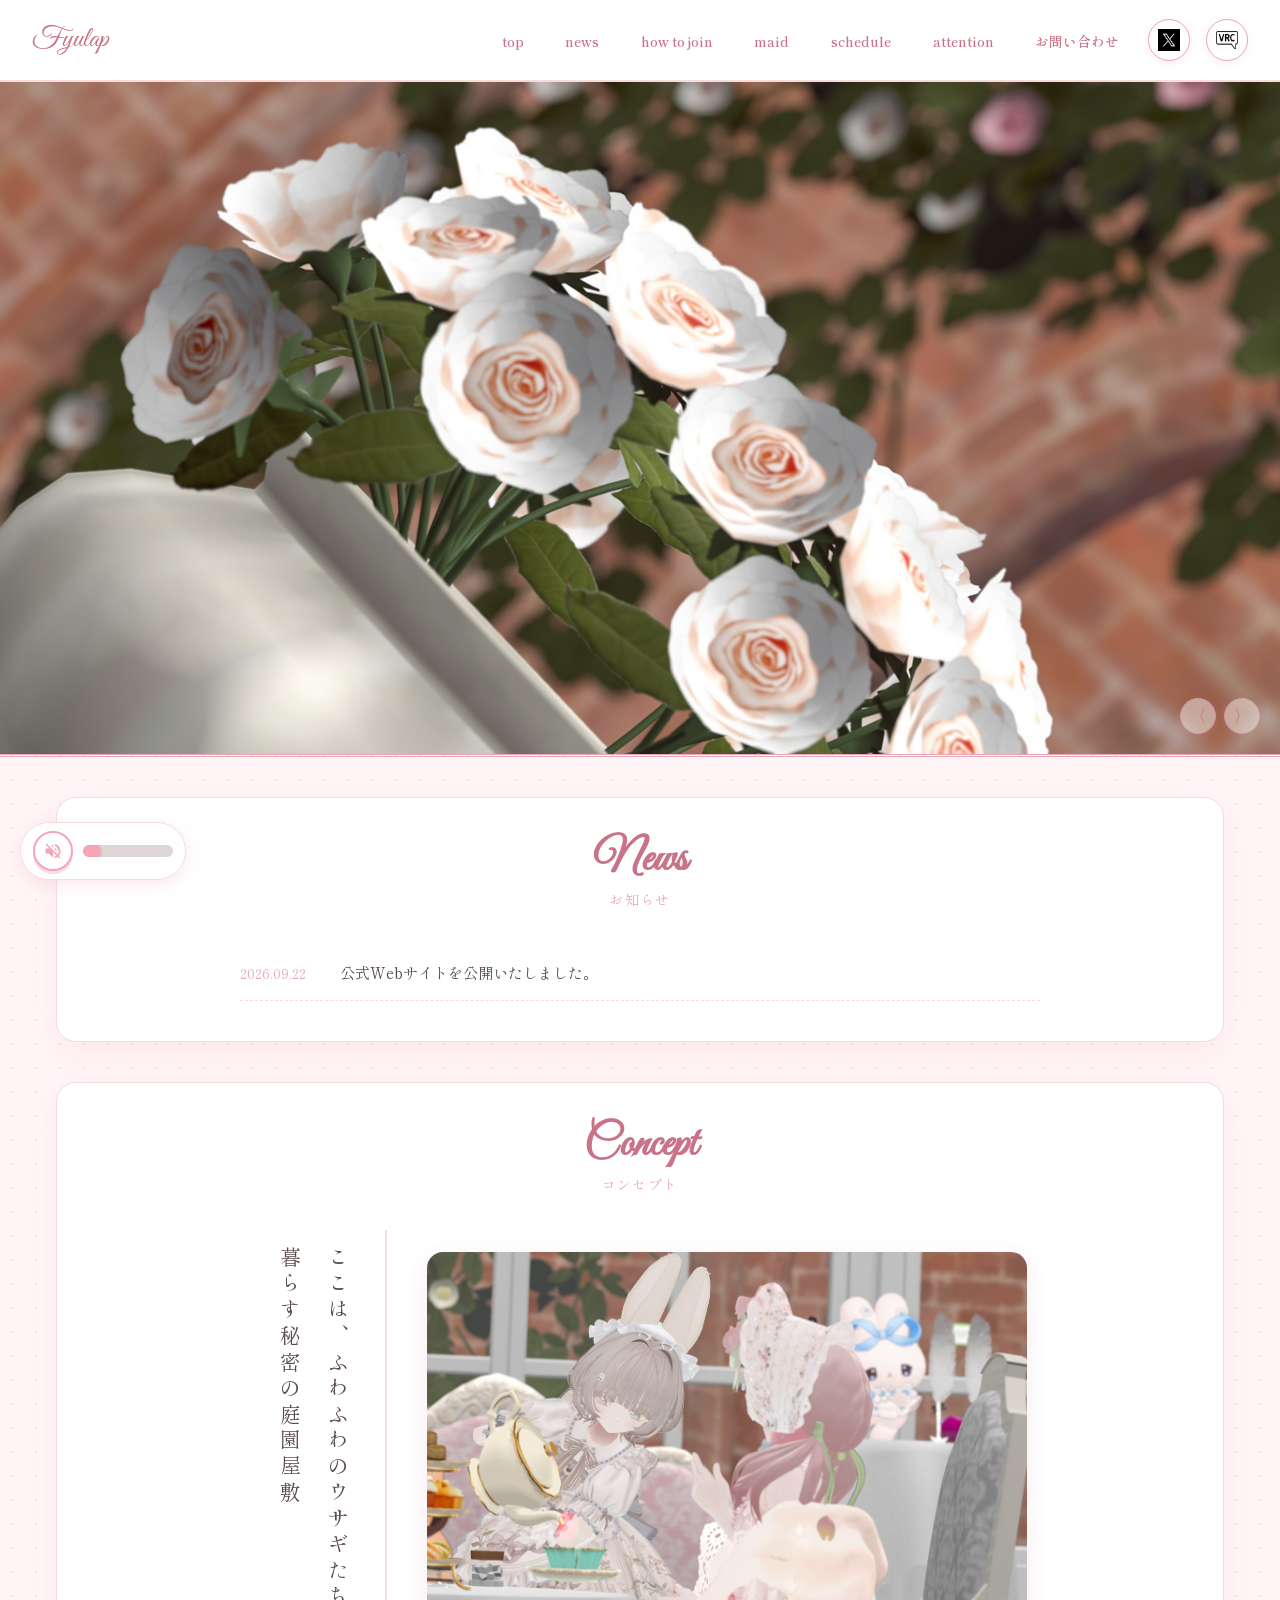
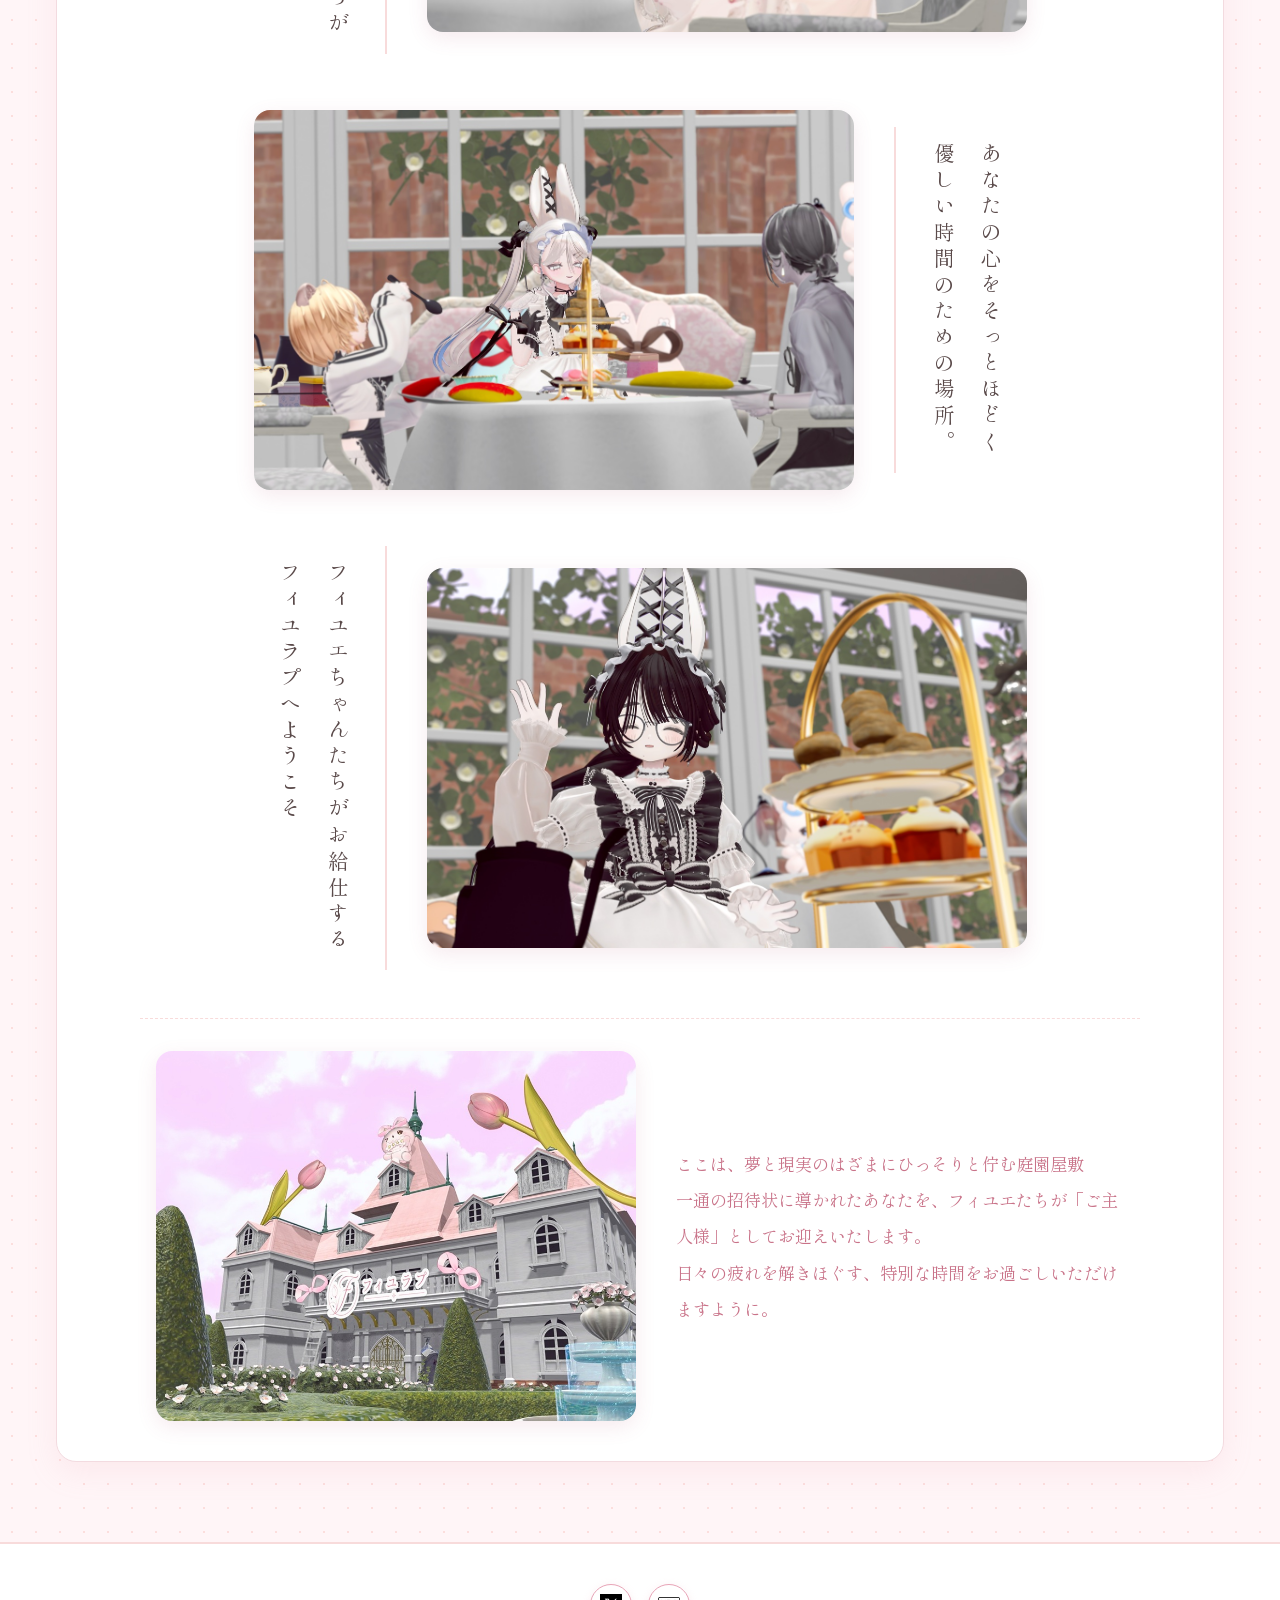
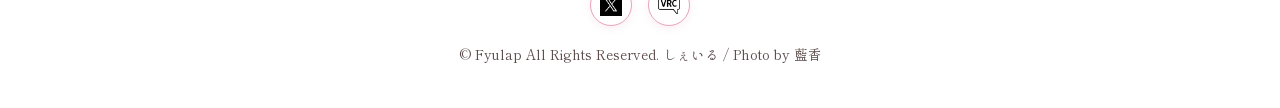
<file: index.html>
<!DOCTYPE html>
<html lang="ja">
<head>
    <meta charset="UTF-8">
    <meta name="viewport" content="width=device-width, initial-scale=1.0">
    <title>「フィユラプ - Fyulap -」</title>
    <link rel="icon" href="images/icon.png" type="image/png">
    
    <link rel="preconnect" href="https://fonts.googleapis.com">
    <link rel="preconnect" href="https://fonts.gstatic.com" crossorigin>
    <link href="https://fonts.googleapis.com/css2?family=Great+Vibes&family=Shippori+Mincho:wght@400;500;600;700&display=swap" rel="stylesheet">
    
    <link rel="stylesheet" href="style.css">
    
    <style>
        html {
            scroll-behavior: smooth;
        }
    </style>
</head>
<body>

    <header>
        <div class="header-left">
            <span class="site-title-text">Fyulap</span>
        </div>

        <button class="menu-toggle" id="menu-toggle" aria-label="メニューを開く">
            <span></span>
            <span></span>
            <span></span>
        </button>

        <nav class="header-toolbar" id="header-toolbar">
            <ul>
                <li><a href="index.html">top</a></li>
                <li><a href="index.html#news">news</a></li>
                <li><a href="howtojoin.html">how to join</a></li>
                <li><a href="maid.html">maid</a></li>
                <li><a href="schedule.html">schedule</a></li>
                <li><a href="attention.html">attention</a></li>
                <li><a href="contact.html">お問い合わせ</a></li>
                <li><a href="https://x.com/fyulap" target="_blank" rel="noopener noreferrer" class="sns-btn-circle" title="official X"><img src="images/x.png" alt="X" class="sns-icon-img"></a></li>
                <li><a href="https://vrchat.com/home/group/grp_969b10f2-5420-49b3-8d13-1778eb145fb4" target="_blank" rel="noopener noreferrer" class="sns-btn-circle" title="VRC Group"><img src="images/vrc.png" alt="VRC" class="sns-icon-img"></a></li>
            </ul>
        </nav>
    </header>

    <audio id="bgm-audio" loop preload="metadata">
        <source src="audio/0102.mp3" type="audio/mpeg">
    </audio>

    <div class="bgm-fixed-widget">
        <button id="mute-btn" class="mute-btn" title="ミュート切替" aria-label="ミュート切替">
            <svg id="icon-volume" viewBox="0 0 24 24">
                <path d="M3 9v6h4l5 5V4L7 9H3zm13.5 3c0-1.77-1.02-3.29-2.5-4.03v8.05c1.48-.73 2.5-2.25 2.5-4.02zM14 3.23v2.06c2.89.86 5 3.54 5 6.71s-2.11 5.85-5 6.71v2.06c4.01-.91 7-4.49 7-8.77s-2.99-7.86-7-8.77z"/>
            </svg>
            <svg id="icon-mute" viewBox="0 0 24 24" style="display: none;">
                <path d="M16.5 12c0-1.77-1.02-3.29-2.5-4.03v2.21l2.45 2.45c.03-.2.05-.41.05-.63zm2.5 0c0 .94-.2 1.82-.54 2.64l1.51 1.51C20.63 14.91 21 13.5 21 12c0-4.28-2.99-7.86-7-8.77v2.06c2.89.86 5 3.54 5 6.71s-2.11 5.85-5 6.71v2.06c4.01-.91 7-4.49 7-8.77s-2.99-7.86-7-8.77zM4.27 3L3 4.27 7.73 9H3v6h4l5 5v-6.73l4.25 4.25c-.67.52-1.42.93-2.25 1.18v2.06c1.38-.31 2.63-.95 3.69-1.81L19.73 21 21 19.73l-9-9L4.27 3zM12 4L9.91 6.09 12 8.18V4z"/>
            </svg>
        </button>
        <div class="slider-container">
            <div id="slider-progress" class="slider-progress"></div>
            <input type="range" id="volume-slider" class="volume-slider" min="0" max="1" step="0.01" value="0.5" aria-label="音量調整">
        </div>
    </div>

    <div class="hero-slider" id="heroSlider">
        <div class="slides" id="heroSlides">
            <div class="slide slide-1"></div>
            <div class="slide slide-2"></div>
            <div class="slide slide-3"></div>
            <div class="slide slide-4"></div>
            <div class="slide slide-5"></div>
        </div>
        <div class="hero-arrows">
            <button class="hero-arrow-btn" id="heroPrevBtn" aria-label="前の画像へ">〈</button>
            <button class="hero-arrow-btn" id="heroNextBtn" aria-label="次の画像へ">〉</button>
        </div>
    </div>

    <div class="container">

        <section id="news">
            <div class="section-title">
                <h2>News</h2>
                <span>お知らせ</span>
            </div>
            <ul class="news-list" id="news-list">
                <li class="news-item">
                    <span class="news-date">2026.09.22</span>
                    <span class="news-text">公式Webサイトを公開いたしました。</span>
                </li>
            </ul>
        </section>

        <section id="concept">
            <div class="section-title">
                <h2>Concept</h2>
                <span>コンセプト</span>
            </div>
            <div class="concept-container">
                <div class="concept-block">
                    <div class="concept-vertical-text">
                        <p>ここは、ふわふわのウサギたちが</p>
                        <p>暮らす秘密の庭園屋敷</p>
                    </div>
                    <div class="concept-image-box">
                        <img src="images/Concept Image 01.png" alt="Concept Image 01">
                    </div>
                </div>

                <div class="concept-block">
                    <div class="concept-vertical-text">
                        <p>あなたの心をそっとほどく</p>
                        <p>優しい時間のための場所。</p>
                    </div>
                    <div class="concept-image-box">
                        <img src="images/Concept Image 02.png" alt="Concept Image 02">
                    </div>
                </div>

                <div class="concept-block">
                    <div class="concept-vertical-text">
                        <p>フィユエちゃんたちがお給仕する</p>
                        <p>フィユラプへようこそ</p>
                    </div>
                    <div class="concept-image-box">
                        <img src="images/Concept Image 03.png" alt="Concept Image 03">
                    </div>
                </div>
            </div>

            <div class="concept-footer-wrapper">
                <div class="concept-footer-image">
                    <img src="images/Concept Image 04.png" alt="Concept Footer Image">
                </div>
                <div class="concept-footer-text">
                    <p>ここは、夢と現実のはざまにひっそりと佇む庭園屋敷</p>
                    <p>一通の招待状に導かれたあなたを、フィユエたちが「ご主人様」としてお迎えいたします。</p>
                    <p>日々の疲れを解きほぐす、特別な時間をお過ごしいただけますように。</p>
                </div>
            </div>
        </section>

    </div>

    <footer>
        <div class="footer-sns-links">
            <a href="https://x.com/fyulap" target="_blank" rel="noopener noreferrer" class="sns-btn-circle" title="official X"><img src="images/x.png" alt="X" class="sns-icon-img"></a>
            <a href="https://vrchat.com/home/group/grp_969b10f2-5420-49b3-8d13-1778eb145fb4" target="_blank" rel="noopener noreferrer" class="sns-btn-circle" title="VRC Group"><img src="images/vrc.png" alt="VRC" class="sns-icon-img"></a>
        </div>
        <p>© Fyulap All Rights Reserved. しぇいる / Photo by 藍香</p>
    </footer>

    <script>
        document.addEventListener('DOMContentLoaded', () => {
            document.body.classList.add('fade-in');

            const links = document.querySelectorAll('a');
            links.forEach(link => {
                link.addEventListener('click', (e) => {
                    const href = link.getAttribute('href');
                    const isAnchor = href && (href.startsWith('#') || href.includes('index.html#'));
                    
                    if (href && !isAnchor && !href.startsWith('http') && href !== '' && href !== '#') {
                        e.preventDefault();
                        document.body.classList.remove('fade-in');
                        document.body.classList.add('fade-out');
                        setTimeout(() => {
                            window.location.href = href;
                        }, 400);
                    }
                });
            });

            const menuToggle = document.getElementById('menu-toggle');
            const headerToolbar = document.getElementById('header-toolbar');

            menuToggle.addEventListener('click', () => {
                headerToolbar.classList.toggle('is-open');
            });

            const bgmScript = document.createElement('script');
            bgmScript.src = 'bgm.js';
            document.body.appendChild(bgmScript);

            const heroSlider = document.getElementById('heroSlider');
            const heroSlides = document.getElementById('heroSlides');
            const slideItems = heroSlides.querySelectorAll('.slide');
            const heroPrevBtn = document.getElementById('heroPrevBtn');
            const heroNextBtn = document.getElementById('heroNextBtn');

            let currentIndex = 0;
            const totalSlides = slideItems.length;
            const slideIntervalTime = 4000;
            let slideTimer;
            let touchStartX = 0;
            let touchEndX = 0;

            function updateSlide() {
                heroSlides.style.transform = `translateX(-${currentIndex * 100}%)`;
            }

            function nextSlide() {
                currentIndex = (currentIndex + 1) % totalSlides;
                updateSlide();
            }

            function prevSlide() {
                currentIndex = (currentIndex - 1 + totalSlides) % totalSlides;
                updateSlide();
            }

            function startSlideTimer() {
                clearInterval(slideTimer);
                slideTimer = setInterval(nextSlide, slideIntervalTime);
            }

            function resetSlideTimer() {
                clearInterval(slideTimer);
                startSlideTimer();
            }

            heroNextBtn.addEventListener('click', (e) => {
                e.stopPropagation();
                nextSlide();
                resetSlideTimer();
            });

            heroPrevBtn.addEventListener('click', (e) => {
                e.stopPropagation();
                prevSlide();
                resetSlideTimer();
            });

            heroSlider.addEventListener('mouseenter', () => clearInterval(slideTimer));
            heroSlider.addEventListener('mouseleave', () => startSlideTimer());

            heroSlider.addEventListener('touchstart', (e) => {
                touchStartX = e.changedTouches[0].screenX;
                clearInterval(slideTimer);
            }, { passive: true });

            heroSlider.addEventListener('touchend', (e) => {
                touchEndX = e.changedTouches[0].screenX;
                const swipeThreshold = 50;
                if (touchStartX - touchEndX > swipeThreshold) nextSlide();
                else if (touchEndX - touchStartX > swipeThreshold) prevSlide();
                startSlideTimer();
            }, { passive: true });

            startSlideTimer();

            const conceptTargets = document.querySelectorAll('.concept-block, .concept-footer-wrapper');
            const conceptObserver = new IntersectionObserver((entries, observer) => {
                entries.forEach(entry => {
                    if (entry.isIntersecting) {
                        entry.target.classList.add('is-visible');
                        observer.unobserve(entry.target);
                    }
                });
            }, { threshold: 0.2 });

            conceptTargets.forEach(el => conceptObserver.observe(el));
        });
    </script>
</body>
</html>
</file>
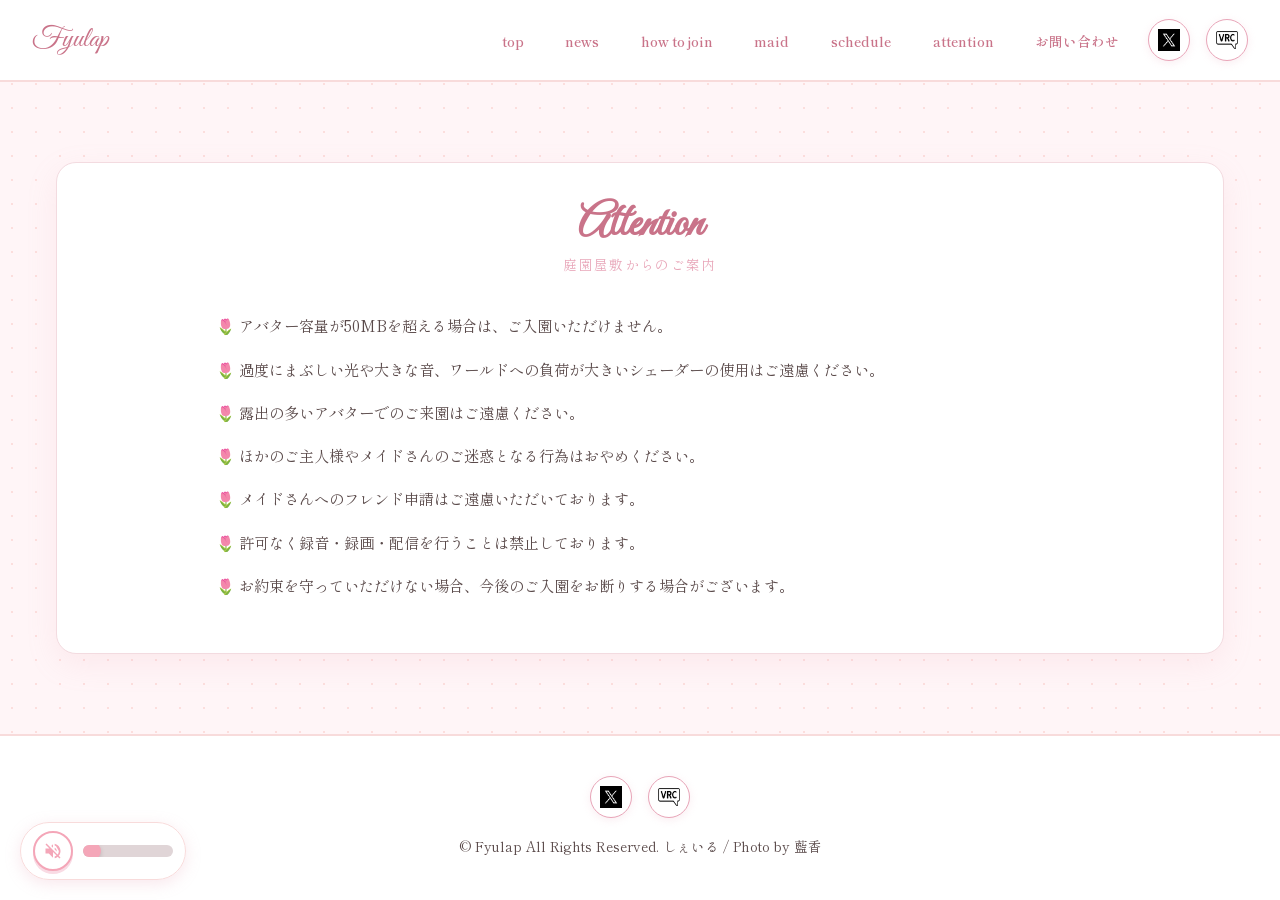
<file: attention.html>
<!DOCTYPE html>
<html lang="ja">
<head>
    <meta charset="UTF-8">
    <meta name="viewport" content="width=device-width, initial-scale=1.0">
    <title>「フィユラプ - Fyulap -」 Attention</title>
    <link rel="icon" href="images/icon.png" type="image/png">
    
    <link rel="preconnect" href="https://fonts.googleapis.com">
    <link rel="preconnect" href="https://fonts.gstatic.com" crossorigin>
    <link href="https://fonts.googleapis.com/css2?family=Great+Vibes&family=Shippori+Mincho:wght@400;500;600;700&display=swap" rel="stylesheet">
    
    <link rel="stylesheet" href="style.css">
    
    <style>
        html {
            scroll-behavior: smooth;
        }

        section#attention {
            max-width: 1200px;
            margin: 2.5rem auto;
            background: var(--white-soft, #ffffff);
            border-radius: 20px;
            padding: 2.5rem 1.5rem;
            box-shadow: 0 10px 30px rgba(232, 165, 184, 0.15);
            border: 1.5px solid #f3dbe0;
            position: relative;
        }

        .notice-list {
            list-style-type: '🌷 ';
            padding-left: 1.5rem;
            font-size: 0.95rem;
            line-height: 2;
            max-width: 850px;
            margin: 0 auto;
            color: var(--text-dark, #5a4a4a);
        }

        .notice-list li {
            margin-bottom: 0.8rem;
        }
    </style>
</head>
<body>

    <header>
        <div class="header-left">
            <span class="site-title-text">Fyulap</span>
        </div>

        <button class="menu-toggle" id="menu-toggle" aria-label="メニューを開く">
            <span></span>
            <span></span>
            <span></span>
        </button>

        <nav class="header-toolbar" id="header-toolbar">
            <ul>
                <li><a href="index.html">top</a></li>
                <li><a href="index.html#news">news</a></li>
                <li><a href="howtojoin.html">how to join</a></li>
                <li><a href="maid.html">maid</a></li>
                <li><a href="schedule.html">schedule</a></li>
                <li><a href="attention.html">attention</a></li>
                <li><a href="contact.html">お問い合わせ</a></li>
                <li><a href="https://x.com/fyulap" target="_blank" rel="noopener noreferrer" class="sns-btn-circle" title="official X"><img src="images/x.png" alt="X" class="sns-icon-img"></a></li>
                <li><a href="https://vrchat.com/home/group/grp_969b10f2-5420-49b3-8d13-1778eb145fb4" target="_blank" rel="noopener noreferrer" class="sns-btn-circle" title="VRC Group"><img src="images/vrc.png" alt="VRC" class="sns-icon-img"></a></li>
            </ul>
        </nav>
    </header>

    <audio id="bgm-audio" loop preload="metadata">
        <source src="audio/0102.mp3" type="audio/mpeg">
    </audio>

    <div class="bgm-fixed-widget">
        <button id="mute-btn" class="mute-btn" title="ミュート切替" aria-label="ミュート切替">
            <svg id="icon-volume" viewBox="0 0 24 24">
                <path d="M3 9v6h4l5 5V4L7 9H3zm13.5 3c0-1.77-1.02-3.29-2.5-4.03v8.05c1.48-.73 2.5-2.25 2.5-4.02zM14 3.23v2.06c2.89.86 5 3.54 5 6.71s-2.11 5.85-5 6.71v2.06c4.01-.91 7-4.49 7-8.77s-2.99-7.86-7-8.77z"/>
            </svg>
            <svg id="icon-mute" viewBox="0 0 24 24" style="display: none;">
                <path d="M16.5 12c0-1.77-1.02-3.29-2.5-4.03v2.21l2.45 2.45c.03-.2.05-.41.05-.63zm2.5 0c0 .94-.2 1.82-.54 2.64l1.51 1.51C20.63 14.91 21 13.5 21 12c0-4.28-2.99-7.86-7-8.77v2.06c2.89.86 5 3.54 5 6.71s-2.11 5.85-5 6.71v2.06c4.01-.91 7-4.49 7-8.77s-2.99-7.86-7-8.77zM4.27 3L3 4.27 7.73 9H3v6h4l5 5v-6.73l4.25 4.25c-.67.52-1.42.93-2.25 1.18v2.06c1.38-.31 2.63-.95 3.69-1.81L19.73 21 21 19.73l-9-9L4.27 3zM12 4L9.91 6.09 12 8.18V4z"/>
            </svg>
        </button>
        <div class="slider-container">
            <div id="slider-progress" class="slider-progress"></div>
            <input type="range" id="volume-slider" class="volume-slider" min="0" max="1" step="0.01" value="0.5" aria-label="音量調整">
        </div>
    </div>

    <div class="container">
        <section id="attention">
            <div class="section-title">
                <h2>Attention</h2>
                <span>庭園屋敷からのご案内</span>
            </div>
            <ul class="notice-list">
                <li>アバター容量が50MBを超える場合は、ご入園いただけません。</li>
                <li>過度にまぶしい光や大きな音、ワールドへの負荷が大きいシェーダーの使用はご遠慮ください。</li>
                <li>露出の多いアバターでのご来園はご遠慮ください。</li>
                <li>ほかのご主人様やメイドさんのご迷惑となる行為はおやめください。</li>
                <li>メイドさんへのフレンド申請はご遠慮いただいております。</li>
                <li>許可なく録音・録画・配信を行うことは禁止しております。</li>
                <li>お約束を守っていただけない場合、今後のご入園をお断りする場合がございます。</li>
            </ul>
        </section>
    </div>

    <footer>
        <div class="footer-sns-links">
            <a href="https://x.com/fyulap" target="_blank" rel="noopener noreferrer" class="sns-btn-circle" title="official X"><img src="images/x.png" alt="X" class="sns-icon-img"></a>
            <a href="https://vrchat.com/home/group/grp_969b10f2-5420-49b3-8d13-1778eb145fb4" target="_blank" rel="noopener noreferrer" class="sns-btn-circle" title="VRC Group"><img src="images/vrc.png" alt="VRC" class="sns-icon-img"></a>
        </div>
        <p>© Fyulap All Rights Reserved. しぇいる / Photo by 藍香</p>
    </footer>

    <script>
        document.addEventListener('DOMContentLoaded', () => {
            document.body.classList.add('fade-in');

            const links = document.querySelectorAll('a');
            links.forEach(link => {
                link.addEventListener('click', (e) => {
                    const href = link.getAttribute('href');
                    const isAnchor = href && (href.startsWith('#') || href.includes('index.html#'));
                    
                    if (href && !isAnchor && !href.startsWith('http') && href !== '' && href !== '#') {
                        e.preventDefault();
                        document.body.classList.remove('fade-in');
                        document.body.classList.add('fade-out');
                        setTimeout(() => {
                            window.location.href = href;
                        }, 400);
                    }
                });
            });

            const menuToggle = document.getElementById('menu-toggle');
            const headerToolbar = document.getElementById('header-toolbar');

            menuToggle.addEventListener('click', () => {
                headerToolbar.classList.toggle('is-open');
            });

            const bgmScript = document.createElement('script');
            bgmScript.src = 'bgm.js';
            document.body.appendChild(bgmScript);
        });
    </script>
</body>
</html>
</file>
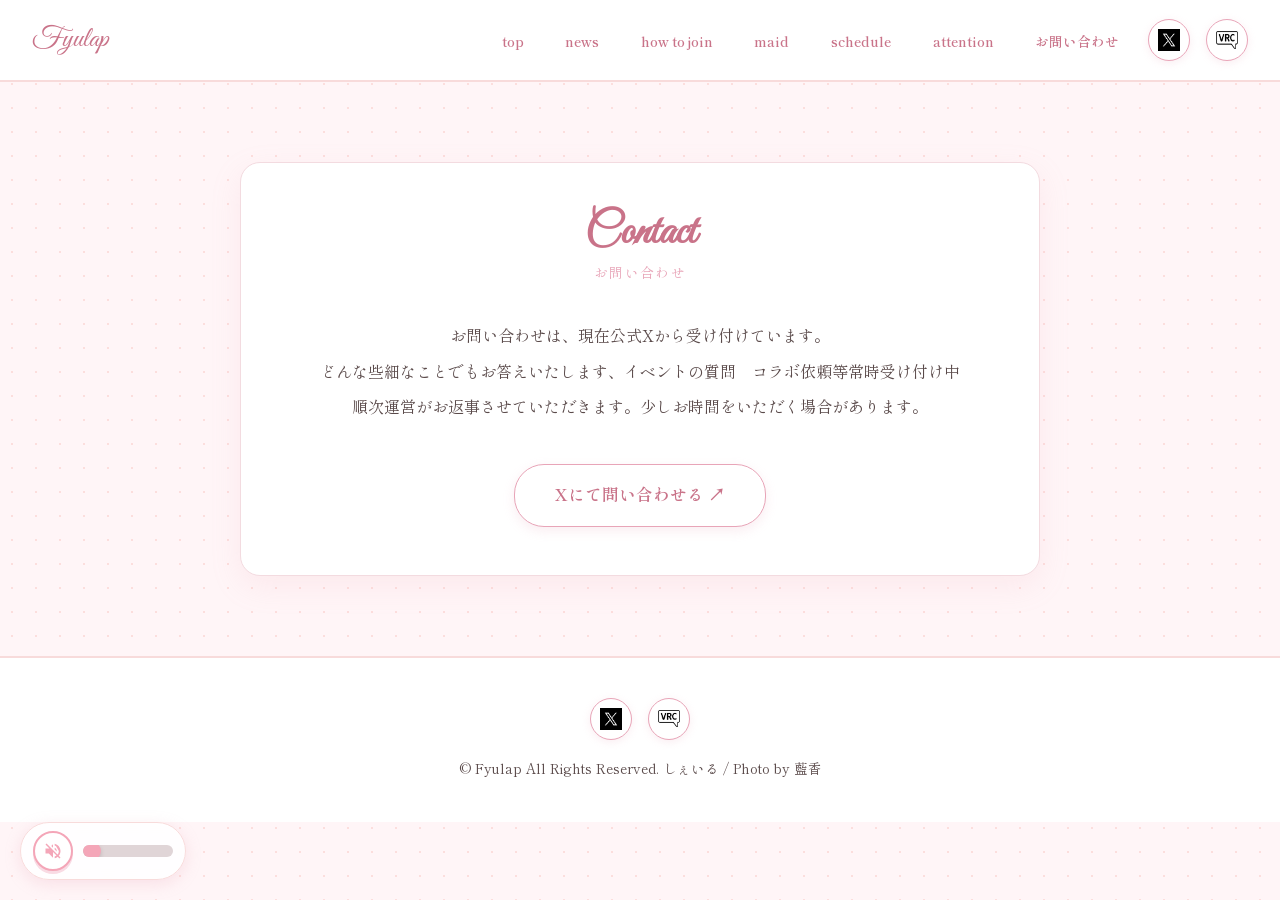
<file: contact.html>
<!DOCTYPE html>
<html lang="ja">
<head>
    <meta charset="UTF-8">
    <meta name="viewport" content="width=device-width, initial-scale=1.0">
    <title>「フィユラプ - Fyulap -」 Contact</title>
    <link rel="icon" href="images/icon.png" type="image/png">
    
    <link rel="preconnect" href="https://fonts.googleapis.com">
    <link rel="preconnect" href="https://fonts.gstatic.com" crossorigin>
    <link href="https://fonts.googleapis.com/css2?family=Great+Vibes&family=Shippori+Mincho:wght@400;500;600;700&display=swap" rel="stylesheet">
    
    <link rel="stylesheet" href="style.css">
    
    <style>
        html {
            scroll-behavior: smooth;
        }

        section#contact {
            max-width: 800px;
            margin: 2.5rem auto;
            background: var(--white-soft, #ffffff);
            border-radius: 20px;
            padding: 3rem 2rem;
            box-shadow: 0 10px 30px rgba(232, 165, 184, 0.15);
            border: 1.5px solid #f3dbe0;
            position: relative;
            text-align: center;
        }

        .contact-text {
            font-size: 1rem;
            line-height: 2.2;
            color: var(--text-dark, #5a4a4a);
            margin-bottom: 2.5rem;
        }

        .contact-btn-wrapper {
            margin-top: 1.5rem;
        }

        .x-contact-btn {
            display: inline-flex;
            align-items: center;
            justify-content: center;
            gap: 0.6rem;
            background-color: #ffffff;
            color: var(--deep-pink, #c97389);
            border: 1.5px solid var(--accent-pink, #e8a5b8);
            padding: 0.9rem 2.5rem;
            border-radius: 30px;
            font-size: 1.05rem;
            font-weight: 600;
            text-decoration: none;
            transition: all 0.3s ease;
            box-shadow: 0 4px 12px rgba(232, 165, 184, 0.2);
        }

        .x-contact-btn:hover {
            background-color: var(--deep-pink, #c97389);
            color: #ffffff;
            border-color: var(--deep-pink, #c97389);
            transform: translateY(-2px);
        }

        @media (max-width: 600px) {
            section#contact {
                padding: 2rem 1.2rem;
            }
            .contact-text {
                font-size: 0.95rem;
            }
        }
    </style>
</head>
<body>

    <header>
        <div class="header-left">
            <span class="site-title-text">Fyulap</span>
        </div>

        <button class="menu-toggle" id="menu-toggle" aria-label="メニューを開く">
            <span></span>
            <span></span>
            <span></span>
        </button>

        <nav class="header-toolbar" id="header-toolbar">
            <ul>
                <li><a href="index.html">top</a></li>
                <li><a href="index.html#news">news</a></li>
                <li><a href="howtojoin.html">how to join</a></li>
                <li><a href="maid.html">maid</a></li>
                <li><a href="schedule.html">schedule</a></li>
                <li><a href="attention.html">attention</a></li>
                <li><a href="contact.html">お問い合わせ</a></li>
                <li><a href="https://x.com/fyulap" target="_blank" rel="noopener noreferrer" class="sns-btn-circle" title="official X"><img src="images/x.png" alt="X" class="sns-icon-img"></a></li>
                <li><a href="https://vrchat.com/home/group/grp_969b10f2-5420-49b3-8d13-1778eb145fb4" target="_blank" rel="noopener noreferrer" class="sns-btn-circle" title="VRC Group"><img src="images/vrc.png" alt="VRC" class="sns-icon-img"></a></li>
            </ul>
        </nav>
    </header>

    <audio id="bgm-audio" loop preload="metadata">
        <source src="audio/0102.mp3" type="audio/mpeg">
    </audio>

    <div class="bgm-fixed-widget">
        <button id="mute-btn" class="mute-btn" title="ミュート切替" aria-label="ミュート切替">
            <svg id="icon-volume" viewBox="0 0 24 24">
                <path d="M3 9v6h4l5 5V4L7 9H3zm13.5 3c0-1.77-1.02-3.29-2.5-4.03v8.05c1.48-.73 2.5-2.25 2.5-4.02zM14 3.23v2.06c2.89.86 5 3.54 5 6.71s-2.11 5.85-5 6.71v2.06c4.01-.91 7-4.49 7-8.77s-2.99-7.86-7-8.77z"/>
            </svg>
            <svg id="icon-mute" viewBox="0 0 24 24" style="display: none;">
                <path d="M16.5 12c0-1.77-1.02-3.29-2.5-4.03v2.21l2.45 2.45c.03-.2.05-.41.05-.63zm2.5 0c0 .94-.2 1.82-.54 2.64l1.51 1.51C20.63 14.91 21 13.5 21 12c0-4.28-2.99-7.86-7-8.77v2.06c2.89.86 5 3.54 5 6.71s-2.11 5.85-5 6.71v2.06c4.01-.91 7-4.49 7-8.77s-2.99-7.86-7-8.77zM4.27 3L3 4.27 7.73 9H3v6h4l5 5v-6.73l4.25 4.25c-.67.52-1.42.93-2.25 1.18v2.06c1.38-.31 2.63-.95 3.69-1.81L19.73 21 21 19.73l-9-9L4.27 3zM12 4L9.91 6.09 12 8.18V4z"/>
            </svg>
        </button>
        <div class="slider-container">
            <div id="slider-progress" class="slider-progress"></div>
            <input type="range" id="volume-slider" class="volume-slider" min="0" max="1" step="0.01" value="0.5" aria-label="音量調整">
        </div>
    </div>

    <div class="container">
        <section id="contact">
            <div class="section-title">
                <h2>Contact</h2>
                <span>お問い合わせ</span>
            </div>
            
            <p class="contact-text">
                お問い合わせは、現在公式Xから受け付けています。<br>
                どんな些細なことでもお答えいたします、イベントの質問　コラボ依頼等常時受け付け中<br>
                 順次運営がお返事させていただきます。少しお時間をいただく場合があります。
            </p>

            <div class="contact-btn-wrapper">
                <a href="https://x.com/fyulap" target="_blank" rel="noopener noreferrer" class="x-contact-btn">
                    Xにて問い合わせる ↗
                </a>
            </div>
        </section>
    </div>

    <footer>
        <div class="footer-sns-links">
            <a href="https://x.com/fyulap" target="_blank" rel="noopener noreferrer" class="sns-btn-circle" title="official X"><img src="images/x.png" alt="X" class="sns-icon-img"></a>
            <a href="https://vrchat.com/home/group/grp_969b10f2-5420-49b3-8d13-1778eb145fb4" target="_blank" rel="noopener noreferrer" class="sns-btn-circle" title="VRC Group"><img src="images/vrc.png" alt="VRC" class="sns-icon-img"></a>
        </div>
        <p>© Fyulap All Rights Reserved. しぇいる / Photo by 藍香</p>
    </footer>

    <script>
        document.addEventListener('DOMContentLoaded', () => {
            document.body.classList.add('fade-in');

            const links = document.querySelectorAll('a');
            links.forEach(link => {
                link.addEventListener('click', (e) => {
                    const href = link.getAttribute('href');
                    const isAnchor = href && (href.startsWith('#') || href.includes('index.html#'));
                    
                    if (href && !isAnchor && !href.startsWith('http') && href !== '' && href !== '#') {
                        e.preventDefault();
                        document.body.classList.remove('fade-in');
                        document.body.classList.add('fade-out');
                        setTimeout(() => {
                            window.location.href = href;
                        }, 400);
                    }
                });
            });

            const menuToggle = document.getElementById('menu-toggle');
            const headerToolbar = document.getElementById('header-toolbar');

            menuToggle.addEventListener('click', () => {
                headerToolbar.classList.toggle('is-open');
            });

            const bgmScript = document.createElement('script');
            bgmScript.src = 'bgm.js';
            document.body.appendChild(bgmScript);
        });
    </script>
</body>
</html>
</file>
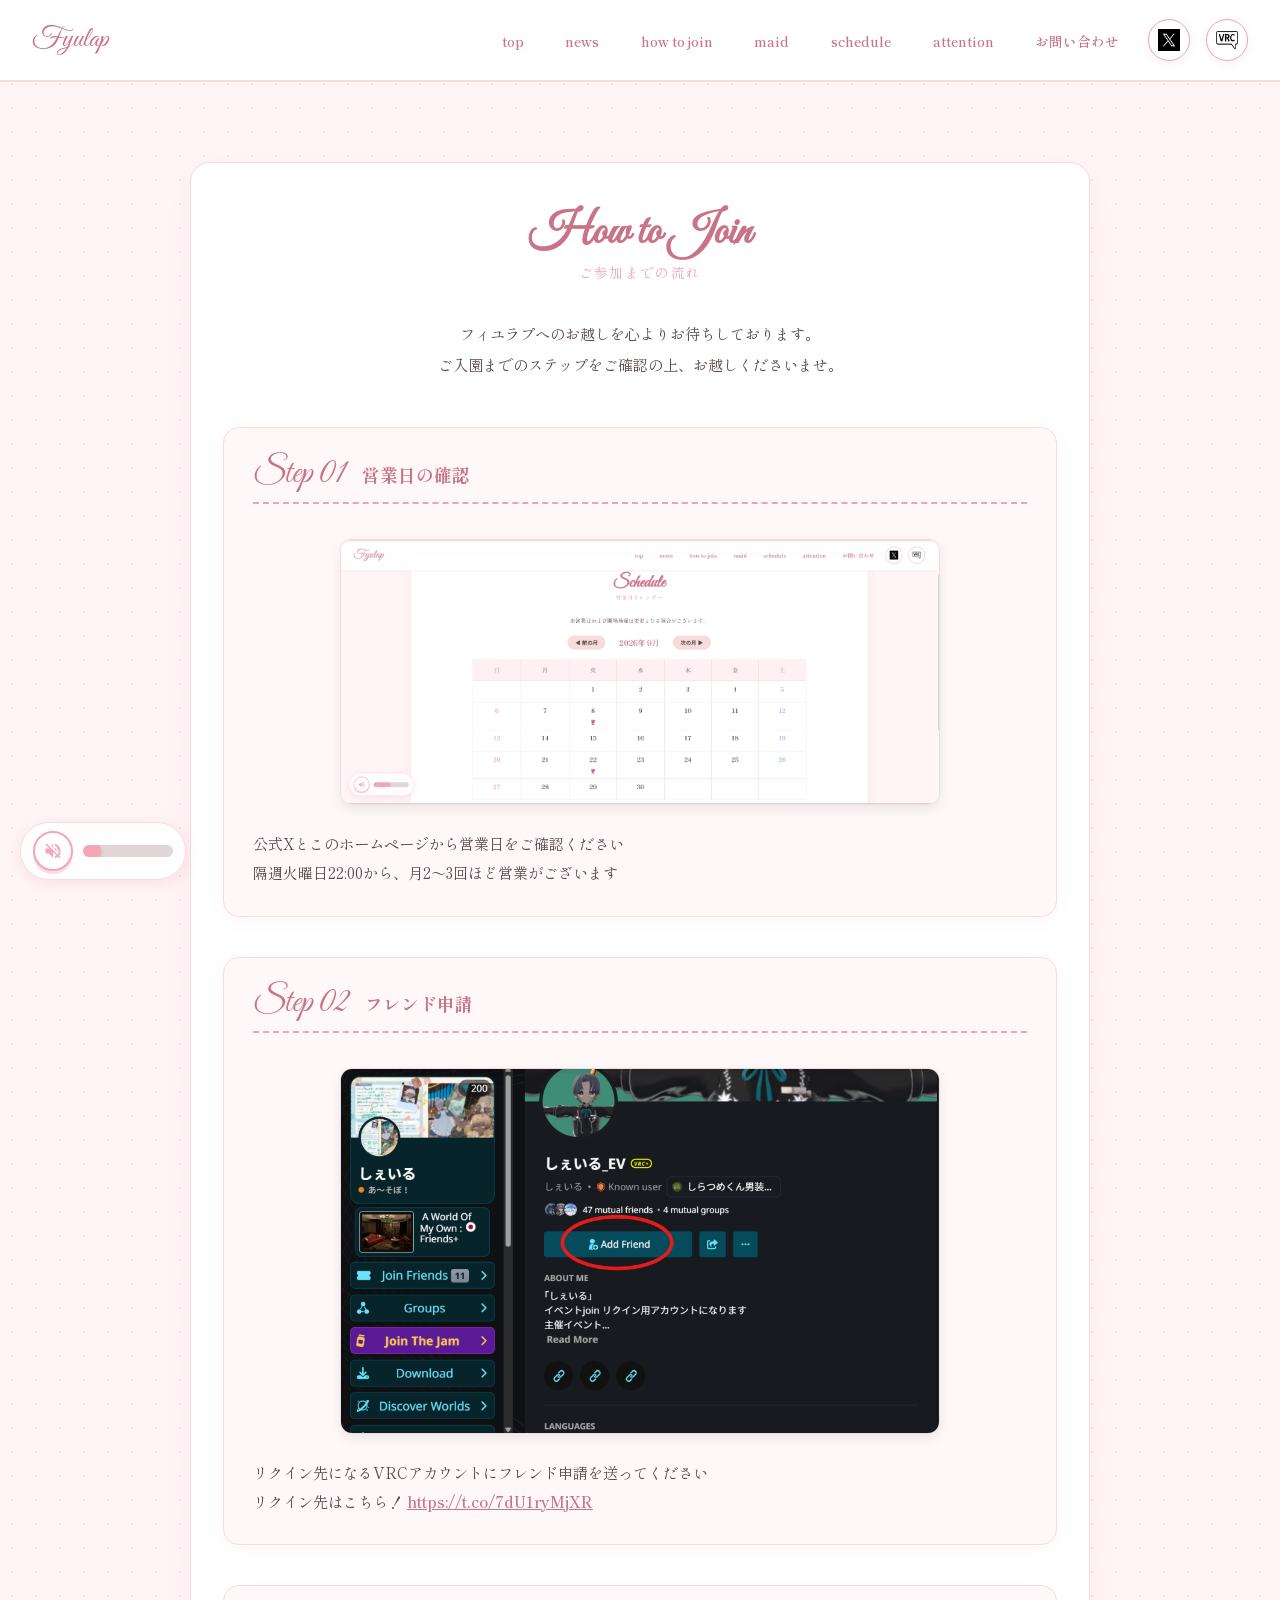
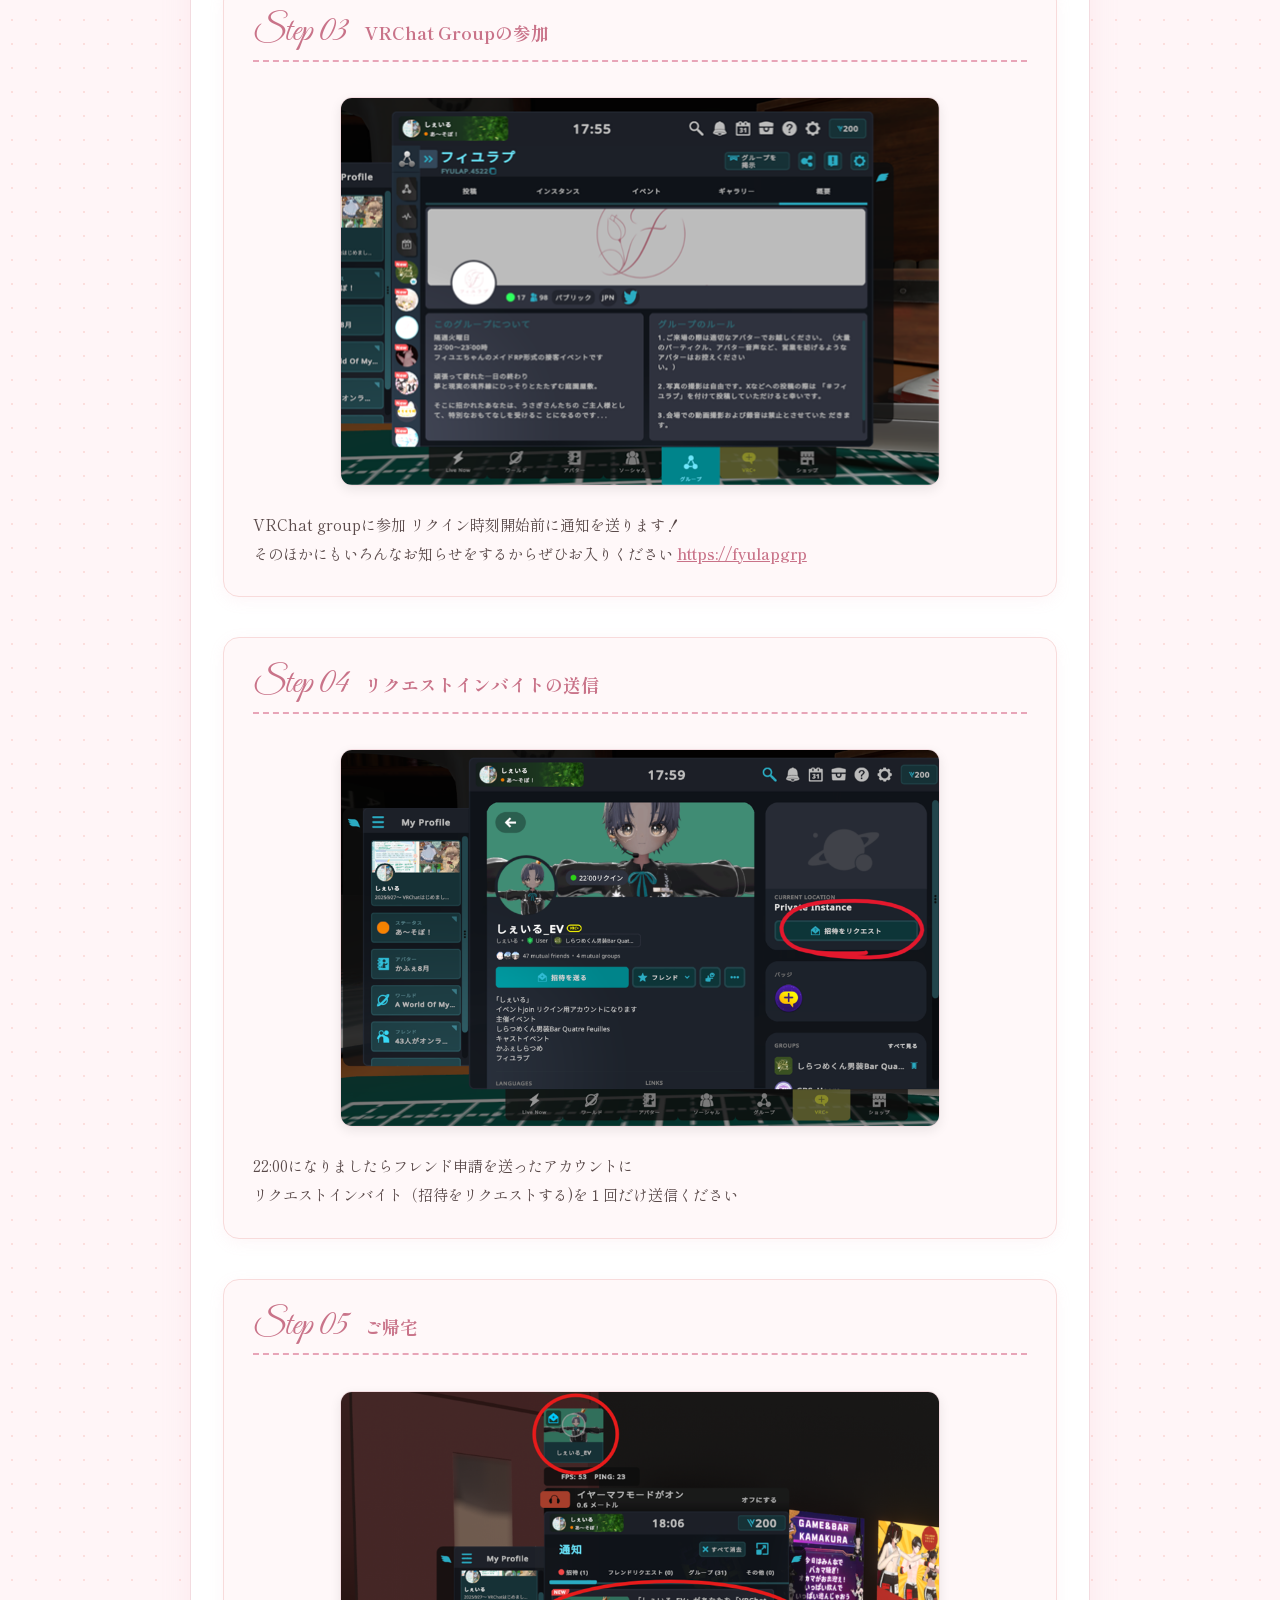
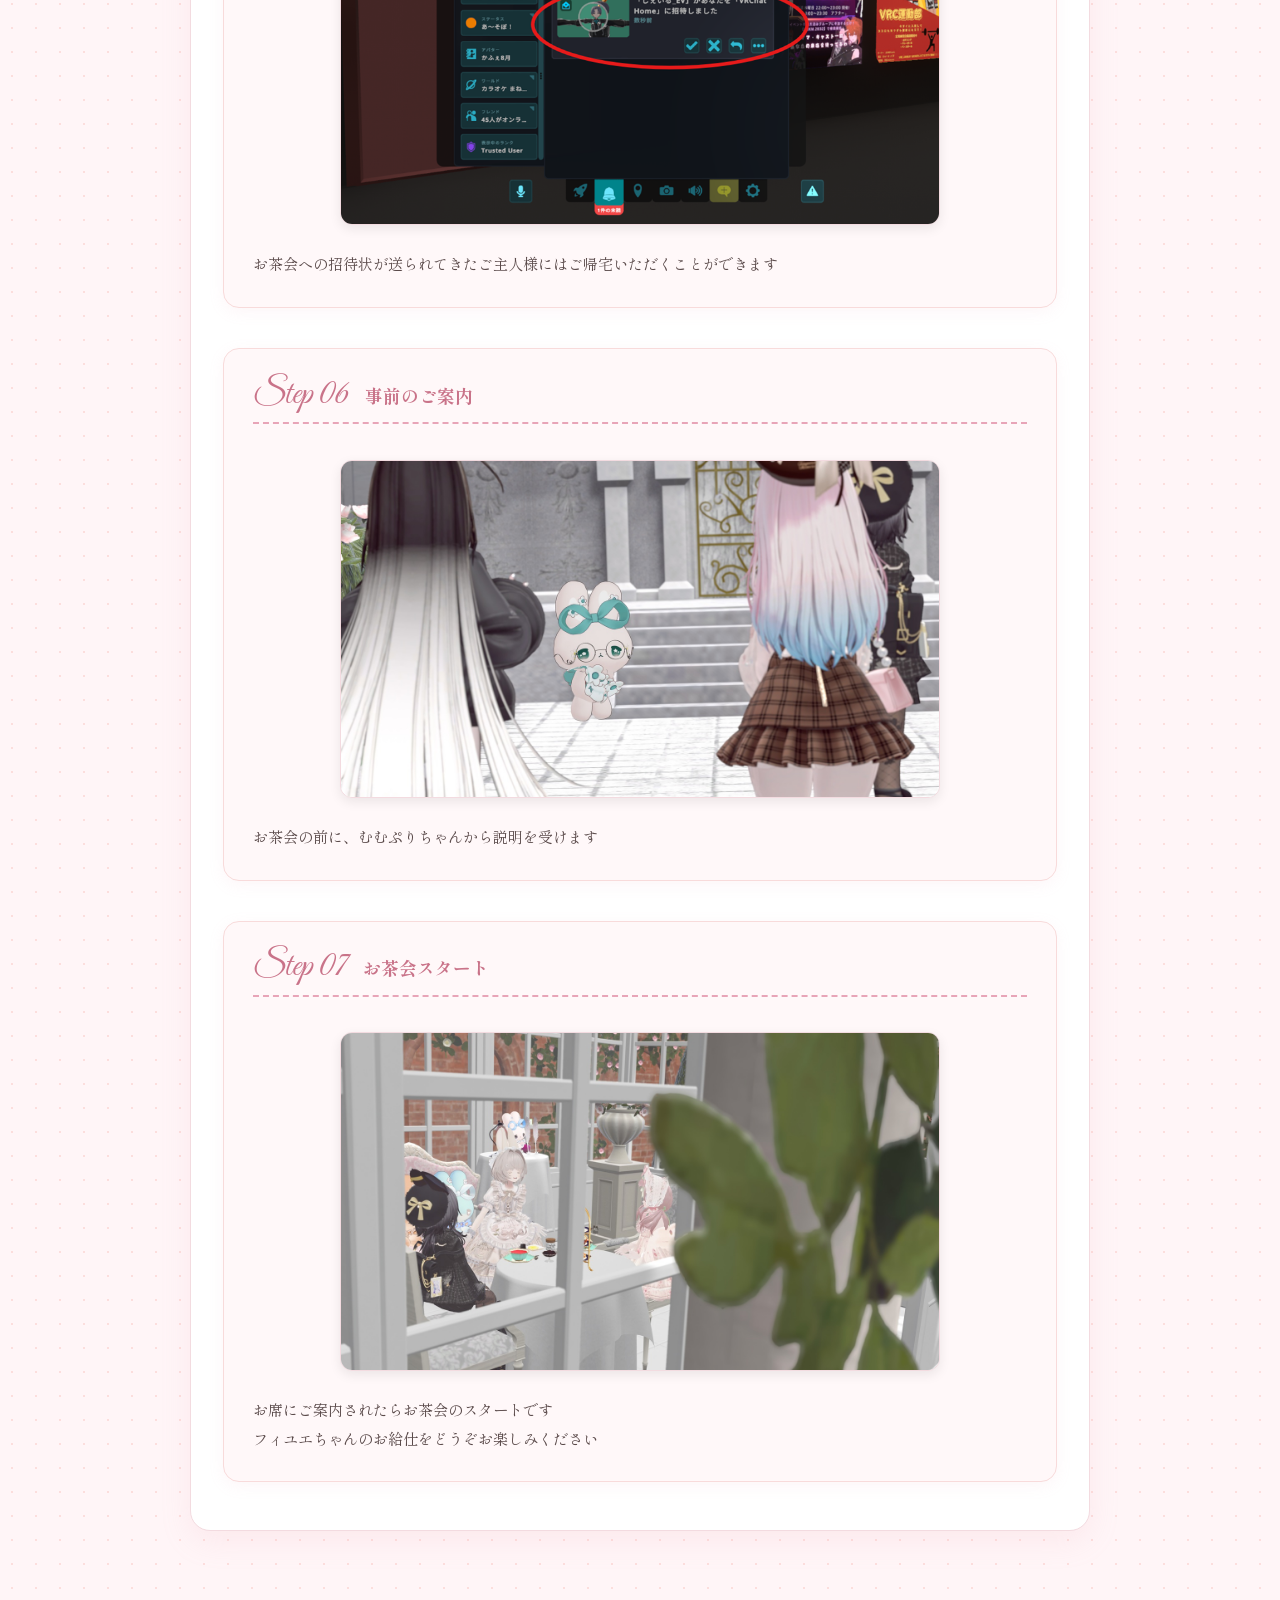
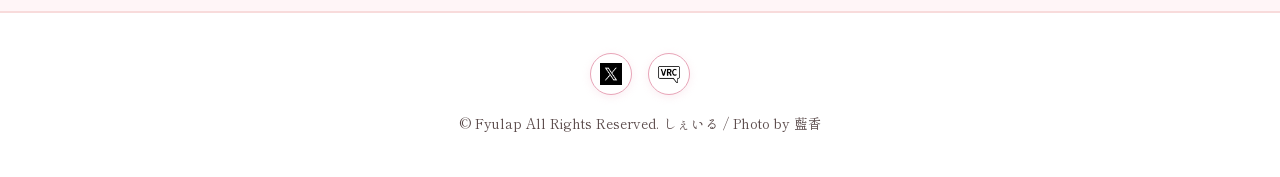
<file: howtojoin.html>
<!DOCTYPE html>
<html lang="ja">
<head>
    <meta charset="UTF-8">
    <meta name="viewport" content="width=device-width, initial-scale=1.0">
    <title>「フィユラプ - Fyulap -」 How to Join</title>
    <link rel="icon" href="images/icon.png" type="image/png">
    
    <link rel="preconnect" href="https://fonts.googleapis.com">
    <link rel="preconnect" href="https://fonts.gstatic.com" crossorigin>
    <link href="https://fonts.googleapis.com/css2?family=Great+Vibes&family=Shippori+Mincho:wght@400;500;600;700&display=swap" rel="stylesheet">
    
    <link rel="stylesheet" href="style.css">
    
    <style>
        html {
            scroll-behavior: smooth;
        }

        section#join {
            max-width: 900px;
            margin: 2.5rem auto;
            background: var(--white-soft, #ffffff);
            border-radius: 20px;
            padding: 3rem 2rem;
            box-shadow: 0 10px 30px rgba(232, 165, 184, 0.15);
            border: 1.5px solid #f3dbe0;
            position: relative;
        }

        .join-intro {
            text-align: center;
            font-size: 0.95rem;
            line-height: 2;
            color: var(--text-dark, #5a4a4a);
            margin-bottom: 3rem;
        }

        .step-container {
            display: flex;
            flex-direction: column;
            gap: 2.5rem;
        }

        .step-card {
            display: flex;
            flex-direction: column;
            align-items: center;
            background: #fff8f9;
            border: 1.5px solid var(--main-pink, #f8dbdb);
            border-radius: 16px;
            padding: 1.8rem;
            box-shadow: 0 4px 15px rgba(232, 165, 184, 0.1);
            position: relative;
        }

        .step-header {
            width: 100%;
            display: flex;
            align-items: center;
            gap: 1rem;
            margin-bottom: 1.2rem;
            border-bottom: 2px dashed var(--accent-pink, #e8a5b8);
            padding-bottom: 0.6rem;
        }

        .step-number {
            font-family: 'Great Vibes', cursive;
            font-size: 2.2rem;
            color: var(--deep-pink, #c97389);
            line-height: 1;
        }

        .step-title {
            font-size: 1.1rem;
            font-weight: 700;
            color: var(--deep-pink, #c97389);
        }

        .step-image-wrap {
            width: 100%;
            max-width: 600px;
            margin: 1rem 0;
            border-radius: 12px;
            overflow: hidden;
            box-shadow: 0 4px 12px rgba(0,0,0,0.08);
            border: 1px solid #f3dbe0;
            background: #ffffff;
        }

        .step-image-wrap img {
            width: 100%;
            height: auto;
            display: block;
        }

        .step-text {
            width: 100%;
            font-size: 0.95rem;
            line-height: 1.9;
            color: var(--text-dark, #5a4a4a);
            text-align: left;
            margin-top: 0.5rem;
        }

        .step-text a {
            color: var(--deep-pink, #c97389);
            font-weight: 600;
            word-break: break-all;
            text-decoration: underline;
        }

        .step-text a:hover {
            opacity: 0.8;
        }

        @media (max-width: 600px) {
            section#join {
                padding: 2rem 1.2rem;
            }
            .step-card {
                padding: 1.2rem;
            }
        }
    </style>
</head>
<body>

    <header>
        <div class="header-left">
            <span class="site-title-text">Fyulap</span>
        </div>

        <button class="menu-toggle" id="menu-toggle" aria-label="メニューを開く">
            <span></span>
            <span></span>
            <span></span>
        </button>

        <nav class="header-toolbar" id="header-toolbar">
            <ul>
                <li><a href="index.html">top</a></li>
                <li><a href="index.html#news">news</a></li>
                <li><a href="howtojoin.html">how to join</a></li>
                <li><a href="maid.html">maid</a></li>
                <li><a href="schedule.html">schedule</a></li>
                <li><a href="attention.html">attention</a></li>
                <li><a href="contact.html">お問い合わせ</a></li>
                <li><a href="https://x.com/fyulap" target="_blank" rel="noopener noreferrer" class="sns-btn-circle" title="official X"><img src="images/x.png" alt="X" class="sns-icon-img"></a></li>
                <li><a href="https://vrchat.com/home/group/grp_969b10f2-5420-49b3-8d13-1778eb145fb4" target="_blank" rel="noopener noreferrer" class="sns-btn-circle" title="VRC Group"><img src="images/vrc.png" alt="VRC" class="sns-icon-img"></a></li>
            </ul>
        </nav>
    </header>

    <audio id="bgm-audio" loop preload="metadata">
        <source src="audio/0102.mp3" type="audio/mpeg">
    </audio>

    <div class="bgm-fixed-widget">
        <button id="mute-btn" class="mute-btn" title="ミュート切替" aria-label="ミュート切替">
            <svg id="icon-volume" viewBox="0 0 24 24">
                <path d="M3 9v6h4l5 5V4L7 9H3zm13.5 3c0-1.77-1.02-3.29-2.5-4.03v8.05c1.48-.73 2.5-2.25 2.5-4.02zM14 3.23v2.06c2.89.86 5 3.54 5 6.71s-2.11 5.85-5 6.71v2.06c4.01-.91 7-4.49 7-8.77s-2.99-7.86-7-8.77z"/>
            </svg>
            <svg id="icon-mute" viewBox="0 0 24 24" style="display: none;">
                <path d="M16.5 12c0-1.77-1.02-3.29-2.5-4.03v2.21l2.45 2.45c.03-.2.05-.41.05-.63zm2.5 0c0 .94-.2 1.82-.54 2.64l1.51 1.51C20.63 14.91 21 13.5 21 12c0-4.28-2.99-7.86-7-8.77v2.06c2.89.86 5 3.54 5 6.71s-2.11 5.85-5 6.71v2.06c4.01-.91 7-4.49 7-8.77s-2.99-7.86-7-8.77zM4.27 3L3 4.27 7.73 9H3v6h4l5 5v-6.73l4.25 4.25c-.67.52-1.42.93-2.25 1.18v2.06c1.38-.31 2.63-.95 3.69-1.81L19.73 21 21 19.73l-9-9L4.27 3zM12 4L9.91 6.09 12 8.18V4z"/>
            </svg>
        </button>
        <div class="slider-container">
            <div id="slider-progress" class="slider-progress"></div>
            <input type="range" id="volume-slider" class="volume-slider" min="0" max="1" step="0.01" value="0.5" aria-label="音量調整">
        </div>
    </div>

    <div class="container">
        <section id="join">
            <div class="section-title">
                <h2>How to Join</h2>
                <span>ご参加までの流れ</span>
            </div>
            
            <p class="join-intro">
                フィユラプへのお越しを心よりお待ちしております。<br>
                ご入園までのステップをご確認の上、お越しくださいませ。
            </p>

            <div class="step-container">
                <div class="step-card">
                    <div class="step-header">
                        <span class="step-number">Step 01</span>
                        <span class="step-title">営業日の確認</span>
                    </div>
                    <div class="step-image-wrap">
                        <img src="images/joinpicture1.png" alt="営業日の確認">
                    </div>
                    <p class="step-text">
                        公式Xとこのホームページから営業日をご確認ください<br>
                    隔週火曜日22:00から、月2～3回ほど営業がございます
                    </p>
                </div>

                <div class="step-card">
                    <div class="step-header">
                        <span class="step-number">Step 02</span>
                        <span class="step-title">フレンド申請</span>
                    </div>
                    <div class="step-image-wrap">
                        <img src="images/joinpicture2.png" alt="フレンド申請">
                    </div>
                    <p class="step-text">
                        リクイン先になるVRCアカウントにフレンド申請を送ってください<br>
                        リクイン先はこちら！ <a href="https://t.co/7dU1ryMjXR" target="_blank" rel="noopener noreferrer">https://t.co/7dU1ryMjXR</a>
                    </p>
                </div>

                <div class="step-card">
                    <div class="step-header">
                        <span class="step-number">Step 03</span>
                        <span class="step-title">VRChat Groupの参加</span>
                    </div>
                    <div class="step-image-wrap">
                        <img src="images/joinpicture3.png" alt="VRChat Groupの参加">
                    </div>
                    <p class="step-text">
                        VRChat groupに参加 リクイン時刻開始前に通知を送ります！<br>
                        そのほかにもいろんなお知らせをするからぜひお入りください
<a href="https://vrchat.com/home/group/grp_969b10f2-5420-49b3-8d13-1778eb145fb4">https://fyulapgrp</a>
                    </p>
                </div>

                <div class="step-card">
                    <div class="step-header">
                        <span class="step-number">Step 04</span>
                        <span class="step-title">リクエストインバイトの送信</span>
                    </div>
                    <div class="step-image-wrap">
                        <img src="images/joinpicture4.png" alt="リクエストインバイトの送信">
                    </div>
                    <p class="step-text">
                        22:00になりましたらフレンド申請を送ったアカウントに<br>
                        リクエストインバイト（招待をリクエストする)を１回だけ送信ください
                    </p>
                </div>

                <div class="step-card">
                    <div class="step-header">
                        <span class="step-number">Step 05</span>
                        <span class="step-title">ご帰宅</span>
                    </div>
                    <div class="step-image-wrap">
                        <img src="images/joinpicture5.png" alt="ご帰宅">
                    </div>
                    <p class="step-text">
                        お茶会への招待状が送られてきたご主人様にはご帰宅いただくことができます
                    </p>
                </div>

                <div class="step-card">
                    <div class="step-header">
                        <span class="step-number">Step 06</span>
                        <span class="step-title">事前のご案内</span>
                    </div>
                    <div class="step-image-wrap">
                        <img src="images/joinpicture6.png" alt="事前のご案内">
                    </div>
                    <p class="step-text">
                        お茶会の前に、むむぷりちゃんから説明を受けます
                    </p>
                </div>

                <div class="step-card">
                    <div class="step-header">
                        <span class="step-number">Step 07</span>
                        <span class="step-title">お茶会スタート</span>
                    </div>
                    <div class="step-image-wrap">
                        <img src="images/joinpicture7.png" alt="お茶会スタート">
                    </div>
                    <p class="step-text">
                        お席にご案内されたらお茶会のスタートです<br>
                        フィユエちゃんのお給仕をどうぞお楽しみください
                    </p>
                </div>

            </div>
        </section>
    </div>

    <footer>
        <div class="footer-sns-links">
            <a href="https://x.com/fyulap" target="_blank" rel="noopener noreferrer" class="sns-btn-circle" title="official X"><img src="images/x.png" alt="X" class="sns-icon-img"></a>
            <a href="https://vrchat.com/home/group/grp_969b10f2-5420-49b3-8d13-1778eb145fb4" target="_blank" rel="noopener noreferrer" class="sns-btn-circle" title="VRC Group"><img src="images/vrc.png" alt="VRC" class="sns-icon-img"></a>
        </div>
        <p>© Fyulap All Rights Reserved. しぇいる / Photo by 藍香</p>
    </footer>

    <script>
        document.addEventListener('DOMContentLoaded', () => {
            document.body.classList.add('fade-in');

            const links = document.querySelectorAll('a');
            links.forEach(link => {
                link.addEventListener('click', (e) => {
                    const href = link.getAttribute('href');
                    const isAnchor = href && (href.startsWith('#') || href.includes('index.html#'));
                    
                    if (href && !isAnchor && !href.startsWith('http') && href !== '' && href !== '#') {
                        e.preventDefault();
                        document.body.classList.remove('fade-in');
                        document.body.classList.add('fade-out');
                        setTimeout(() => {
                            window.location.href = href;
                        }, 400);
                    }
                });
            });

            const menuToggle = document.getElementById('menu-toggle');
            const headerToolbar = document.getElementById('header-toolbar');

            menuToggle.addEventListener('click', () => {
                headerToolbar.classList.toggle('is-open');
            });

            const bgmScript = document.createElement('script');
            bgmScript.src = 'bgm.js';
            document.body.appendChild(bgmScript);
        });
    </script>
</body>
</html>
</file>
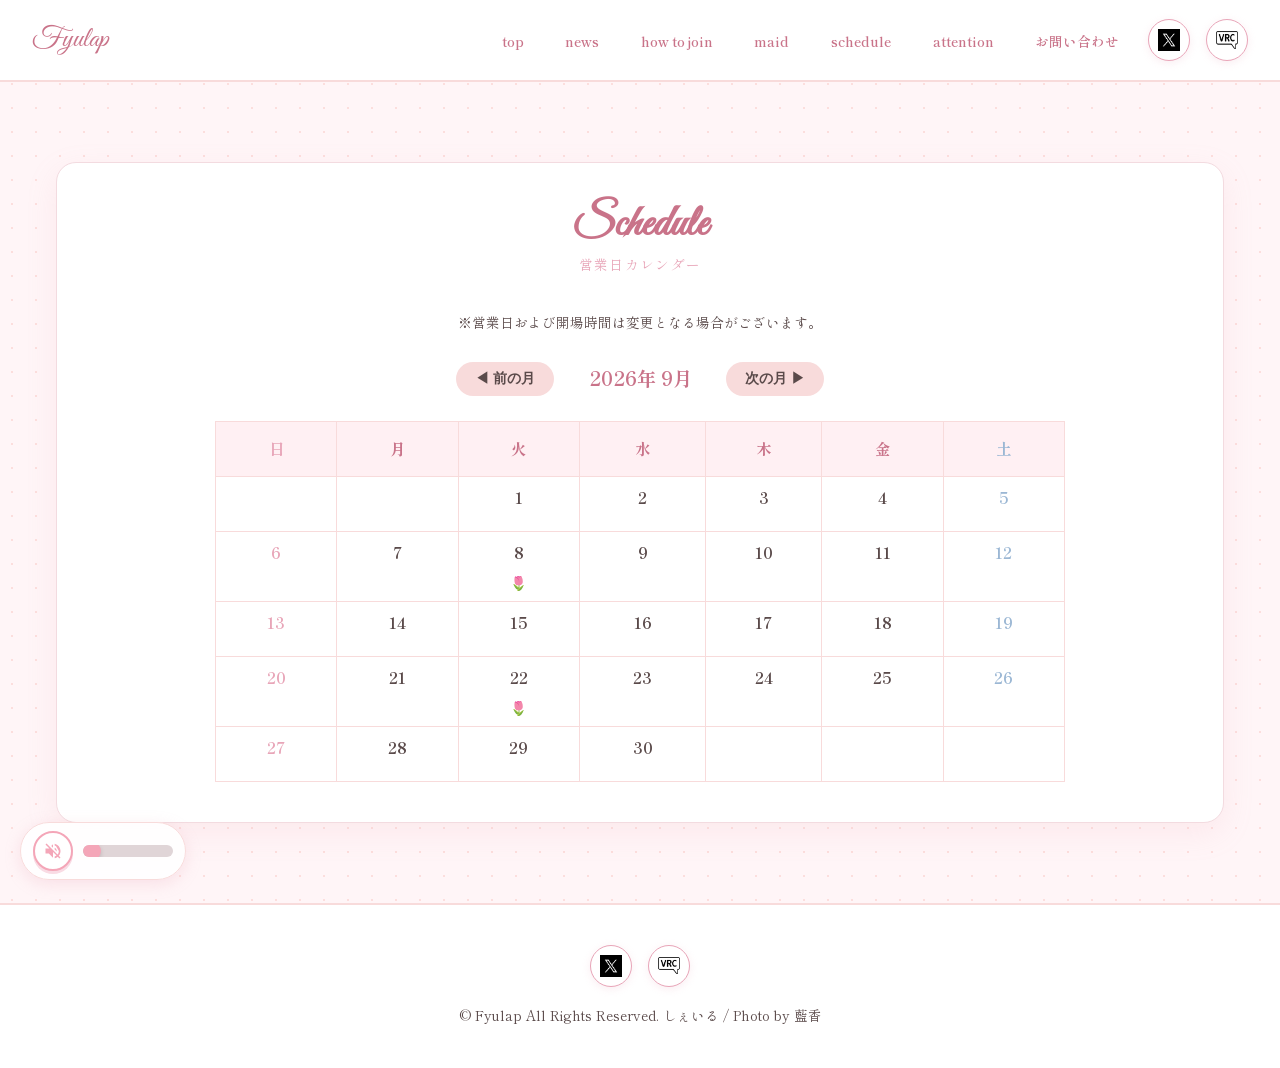
<file: schedule.html>
<!DOCTYPE html>
<html lang="ja">
<head>
    <meta charset="UTF-8">
    <meta name="viewport" content="width=device-width, initial-scale=1.0">
    <title>「フィユラプ - Fyulap -」 Schedule</title>
    <link rel="icon" href="images/icon.png" type="image/png">
    
    <link rel="preconnect" href="https://fonts.googleapis.com">
    <link rel="preconnect" href="https://fonts.gstatic.com" crossorigin>
    <link href="https://fonts.googleapis.com/css2?family=Great+Vibes&family=Shippori+Mincho:wght@400;500;600;700&display=swap" rel="stylesheet">
    
    <link rel="stylesheet" href="style.css">
    
    <style>
        html {
            scroll-behavior: smooth;
        }

        section#schedule {
            max-width: 1200px;
            margin: 2.5rem auto;
            background: var(--white-soft, #ffffff);
            border-radius: 20px;
            padding: 2.5rem 1.5rem;
            box-shadow: 0 10px 30px rgba(232, 165, 184, 0.15);
            border: 1.5px solid #f3dbe0;
            position: relative;
        }

        .calendar-wrapper {
            width: 100%;
            overflow-x: auto;
            -webkit-overflow-scrolling: touch;
        }

        .calendar-controls {
            display: flex;
            justify-content: center;
            align-items: center;
            gap: 1rem;
            margin-bottom: 1.5rem;
        }

        .calendar-btn {
            background: var(--main-pink, #f8dbdb);
            border: none;
            padding: 0.5rem 1.2rem;
            border-radius: 20px;
            cursor: pointer;
            color: var(--text-dark, #5a4a4a);
            font-weight: bold;
            font-size: 0.85rem;
            transition: background 0.2s;
        }

        .calendar-btn:hover {
            background: var(--accent-pink, #e8a5b8);
            color: #fff;
        }

        .calendar-title-display {
            font-weight: bold;
            font-size: 1.2rem;
            color: var(--deep-pink, #c97389);
            min-width: 140px;
            text-align: center;
        }

        .calendar-table {
            width: 100%;
            min-width: 320px;
            max-width: 850px;
            margin: 0 auto;
            border-collapse: collapse;
            text-align: center;
            font-size: 0.95rem;
        }

        .calendar-table th, .calendar-table td {
            border: 1.5px solid var(--main-pink, #f8dbdb);
            padding: 0.5rem 0.2rem;
            height: 55px;
            vertical-align: middle;
        }

        .calendar-table th {
            background-color: #fff0f3;
            color: var(--deep-pink, #c97389);
            font-size: 0.95rem;
        }
    </style>
</head>
<body>

    <header>
        <div class="header-left">
            <span class="site-title-text">Fyulap</span>
        </div>

        <button class="menu-toggle" id="menu-toggle" aria-label="メニューを開く">
            <span></span>
            <span></span>
            <span></span>
        </button>

        <nav class="header-toolbar" id="header-toolbar">
            <ul>
                <li><a href="index.html">top</a></li>
                <li><a href="index.html#news">news</a></li>
                <li><a href="howtojoin.html">how to join</a></li>
                <li><a href="maid.html">maid</a></li>
                <li><a href="schedule.html">schedule</a></li>
                <li><a href="attention.html">attention</a></li>
                <li><a href="contact.html">お問い合わせ</a></li>
                <li><a href="https://x.com/fyulap" target="_blank" rel="noopener noreferrer" class="sns-btn-circle" title="official X"><img src="images/x.png" alt="X" class="sns-icon-img"></a></li>
                <li><a href="https://vrchat.com/home/group/grp_969b10f2-5420-49b3-8d13-1778eb145fb4" target="_blank" rel="noopener noreferrer" class="sns-btn-circle" title="VRC Group"><img src="images/vrc.png" alt="VRC" class="sns-icon-img"></a></li>
            </ul>
        </nav>
    </header>

    <audio id="bgm-audio" loop preload="metadata">
        <source src="audio/0102.mp3" type="audio/mpeg">
    </audio>

    <div class="bgm-fixed-widget">
        <button id="mute-btn" class="mute-btn" title="ミュート切替" aria-label="ミュート切替">
            <svg id="icon-volume" viewBox="0 0 24 24">
                <path d="M3 9v6h4l5 5V4L7 9H3zm13.5 3c0-1.77-1.02-3.29-2.5-4.03v8.05c1.48-.73 2.5-2.25 2.5-4.02zM14 3.23v2.06c2.89.86 5 3.54 5 6.71s-2.11 5.85-5 6.71v2.06c4.01-.91 7-4.49 7-8.77s-2.99-7.86-7-8.77z"/>
            </svg>
            <svg id="icon-mute" viewBox="0 0 24 24" style="display: none;">
                <path d="M16.5 12c0-1.77-1.02-3.29-2.5-4.03v2.21l2.45 2.45c.03-.2.05-.41.05-.63zm2.5 0c0 .94-.2 1.82-.54 2.64l1.51 1.51C20.63 14.91 21 13.5 21 12c0-4.28-2.99-7.86-7-8.77v2.06c2.89.86 5 3.54 5 6.71s-2.11 5.85-5 6.71v2.06c4.01-.91 7-4.49 7-8.77s-2.99-7.86-7-8.77zM4.27 3L3 4.27 7.73 9H3v6h4l5 5v-6.73l4.25 4.25c-.67.52-1.42.93-2.25 1.18v2.06c1.38-.31 2.63-.95 3.69-1.81L19.73 21 21 19.73l-9-9L4.27 3zM12 4L9.91 6.09 12 8.18V4z"/>
            </svg>
        </button>
        <div class="slider-container">
            <div id="slider-progress" class="slider-progress"></div>
            <input type="range" id="volume-slider" class="volume-slider" min="0" max="1" step="0.01" value="0.5" aria-label="音量調整">
        </div>
    </div>

    <div class="container">
        <section id="schedule">
            <div class="section-title">
                <h2>Schedule</h2>
                <span>営業日カレンダー</span>
            </div>
            <p style="text-align: center; margin-bottom: 1.5rem; font-size: 0.85rem;">※営業日および開場時間は変更となる場合がございます。</p>

            <div class="calendar-controls">
                <button id="prev-month" class="calendar-btn">◀ 前の月</button>
                <span id="current-month-display" class="calendar-title-display"></span>
                <button id="next-month" class="calendar-btn">次の月 ▶</button>
            </div>

            <div class="calendar-wrapper">
                <table class="calendar-table">
                    <thead>
                        <tr>
                            <th style="color: #e8a5b8;">日</th>
                            <th>月</th>
                            <th>火</th>
                            <th>水</th>
                            <th>木</th>
                            <th>金</th>
                            <th style="color: #9bb7d4;">土</th>
                        </tr>
                    </thead>
                    <tbody id="calendar-body"></tbody>
                </table>
            </div>
        </section>
    </div>

    <footer>
        <div class="footer-sns-links">
            <a href="https://x.com/fyulap" target="_blank" rel="noopener noreferrer" class="sns-btn-circle" title="official X"><img src="images/x.png" alt="X" class="sns-icon-img"></a>
            <a href="https://vrchat.com/home/group/grp_969b10f2-5420-49b3-8d13-1778eb145fb4" target="_blank" rel="noopener noreferrer" class="sns-btn-circle" title="VRC Group"><img src="images/vrc.png" alt="VRC" class="sns-icon-img"></a>
        </div>
        <p>© Fyulap All Rights Reserved. しぇいる / Photo by 藍香</p>
    </footer>

    <script>
        document.addEventListener('DOMContentLoaded', () => {
            document.body.classList.add('fade-in');

            const links = document.querySelectorAll('a');
            links.forEach(link => {
                link.addEventListener('click', (e) => {
                    const href = link.getAttribute('href');
                    const isAnchor = href && (href.startsWith('#') || href.includes('index.html#'));
                    
                    if (href && !isAnchor && !href.startsWith('http') && href !== '' && href !== '#') {
                        e.preventDefault();
                        document.body.classList.remove('fade-in');
                        document.body.classList.add('fade-out');
                        setTimeout(() => {
                            window.location.href = href;
                        }, 400);
                    }
                });
            });

            const menuToggle = document.getElementById('menu-toggle');
            const headerToolbar = document.getElementById('header-toolbar');

            menuToggle.addEventListener('click', () => {
                headerToolbar.classList.toggle('is-open');
            });

            const bgmScript = document.createElement('script');
            bgmScript.src = 'bgm.js';
            document.body.appendChild(bgmScript);

            const calendarBody = document.getElementById('calendar-body');
            const currentMonthDisplay = document.getElementById('current-month-display');
            const prevBtn = document.getElementById('prev-month');
            const nextBtn = document.getElementById('next-month');

            let currentDate = new Date(2026, 8, 1);
            const baseDate = new Date(2026, 8, 8);
            baseDate.setHours(0, 0, 0, 0);

            function isBiweeklyTuesday(targetDate) {
                targetDate.setHours(0, 0, 0, 0);
                const diffTime = targetDate.getTime() - baseDate.getTime();
                const diffDays = Math.round(diffTime / (1000 * 3600 * 24));
                return diffDays >= 0 && diffDays % 14 === 0;
            }

            function renderCalendar(date) {
                const year = date.getFullYear();
                const month = date.getMonth();

                currentMonthDisplay.textContent = `${year}年 ${month + 1}月`;
                calendarBody.innerHTML = '';

                const firstDay = new Date(year, month, 1).getDay();
                const daysInMonth = new Date(year, month + 1, 0).getDate();

                let dateCount = 1;
                let html = '';

                for (let i = 0; i < 6; i++) {
                    let row = '<tr>';
                    let hasDate = false;

                    for (let j = 0; j < 7; j++) {
                        if ((i === 0 && j < firstDay) || dateCount > daysInMonth) {
                            row += '<td></td>';
                        } else {
                            hasDate = true;

                            let colorStyle = '';
                            if (j === 0) colorStyle = 'color: #e8a5b8;';
                            if (j === 6) colorStyle = 'color: #9bb7d4;';

                            const thisDate = new Date(year, month, dateCount);
                            const showTulip = isBiweeklyTuesday(thisDate);
                            const tulipMark = showTulip 
                                ? '<div style="font-size: 0.9em; margin-top: 2px;">🌷</div>' 
                                : '';

                            row += `
                                <td style="${colorStyle} vertical-align: top; padding: 6px 2px;">
                                    <strong>${dateCount}</strong>
                                    ${tulipMark}
                                </td>`;
                            
                            dateCount++;
                        }
                    }
                    row += '</tr>';
                    if (hasDate) html += row;
                }
                calendarBody.innerHTML = html;
            }

            prevBtn.addEventListener('click', () => {
                currentDate.setMonth(currentDate.getMonth() - 1);
                renderCalendar(currentDate);
            });

            nextBtn.addEventListener('click', () => {
                currentDate.setMonth(currentDate.getMonth() + 1);
                renderCalendar(currentDate);
            });

            renderCalendar(currentDate);
        });
    </script>
</body>
</html>
</file>
<file: style.css>
:root {
--bg-light-pink: #fff5f7;
--main-pink: #f8dbdb;
--accent-pink: #e8a5b8;
--deep-pink: #c97389;
--text-dark: #5a4a4a;
--gold-accent: #d4af37;
--white-soft: #ffffff;
--pastel-pink-main: #f4a6b8;
--pastel-pink-sub: #fbc2eb;
--pastel-pink-dark: #e5879c;
}

*,
*::before,
*::after {
box-sizing: border-box;
margin: 0;
padding: 0;
}

body {
font-family: 'Shippori Mincho', serif;
color: var(--text-dark);
background-color: var(--bg-light-pink);
background-image: radial-gradient(#fcdedd 1px, transparent 1px);
background-size: 24px 24px;
line-height: 1.9;
overflow-x: hidden;
opacity: 0;
transition: opacity 0.4s ease-in-out;
}

body.fade-in {
opacity: 1;
}

body.fade-out {
opacity: 0;
}

a {
color: inherit;
text-decoration: none;
}

/* --- ヘッダー --- */
header {
background-color: rgba(255, 255, 255, 0.95);
backdrop-filter: blur(8px);
position: sticky;
top: 0;
z-index: 1000;
border-bottom: 2px solid var(--main-pink);
padding: 0.8rem 2rem;
display: flex;
align-items: center;
justify-content: space-between;
}

.header-left {
display: flex;
align-items: center;
gap: 1rem;
}

.site-title-text {
font-family: 'Great Vibes', cursive;
font-size: 1.8rem;
color: var(--deep-pink);
}

.header-toolbar {
display: flex;
align-items: center;
gap: 1.5rem;
}

.header-toolbar ul {
display: flex;
align-items: center;
gap: 1rem;
list-style: none;
}

.header-toolbar a {
font-size: 0.85rem;
font-weight: 600;
color: var(--deep-pink);
padding: 0.4rem 0.8rem;
border-radius: 20px;
transition: all 0.3s ease;
}

.header-toolbar a:hover {
background-color: var(--main-pink);
color: #fff;
}

/* SNS アイコンボタン */
.sns-btn-circle {
width: 42px;
height: 42px;
border-radius: 50% !important;
background-color: #fff;
border: 1.5px solid var(--accent-pink);
display: inline-flex !important;
align-items: center;
justify-content: center;
padding: 0 !important;
box-shadow: 0 2px 8px rgba(232, 165, 184, 0.2);
transition: all 0.3s ease;
overflow: hidden;
}

.sns-btn-circle:hover {
background-color: var(--main-pink) !important;
border-color: var(--deep-pink);
transform: translateY(-2px);
}

.sns-icon-img {
width: 22px;
height: 22px;
object-fit: contain;
display: block;
transition: transform 0.3s ease;
}

.sns-btn-circle:hover .sns-icon-img {
transform: scale(1.1);
}

.menu-toggle {
display: none;
background: none;
border: none;
cursor: pointer;
padding: 10px;
}

.menu-toggle span {
display: block;
width: 25px;
height: 2px;
background-color: var(--deep-pink);
margin: 5px 0;
transition: all 0.3s ease;
}

/* --- BGM Player --- */
.bgm-fixed-widget {
position: fixed;
bottom: 20px;
left: 20px;
z-index: 1500;
display: flex;
align-items: center;
gap: 10px;
background: rgba(255, 255, 255, 0.9);
padding: 8px 12px;
border-radius: 30px;
backdrop-filter: blur(4px);
border: 1px solid var(--main-pink);
box-shadow: 0 4px 15px rgba(232, 165, 184, 0.25);
animation: hyoko 0.8s cubic-bezier(0.34, 1.56, 0.64, 1) forwards;
}

.mute-btn {
width: 40px;
height: 40px;
border-radius: 50%;
background: #ffffff;
border: 2px solid var(--pastel-pink-main);
box-shadow: 0 3px 0 #f9dbe4;
display: flex;
align-items: center;
justify-content: center;
cursor: pointer;
outline: none;
transition: transform 0.1s, box-shadow 0.1s;
flex-shrink: 0;
}

.mute-btn:active {
transform: translateY(2px);
box-shadow: 0 1px 0 #f9dbe4;
}

.mute-btn svg {
width: 20px;
height: 20px;
fill: var(--pastel-pink-main);
}

.slider-container {
position: relative;
width: 90px;
height: 12px;
background: #e0d5d7;
border-radius: 6px;
display: flex;
align-items: center;
overflow: hidden;
}

.slider-progress {
position: absolute;
left: 0;
top: 0;
height: 100%;
background: var(--pastel-pink-main);
border-radius: 6px 0 0 6px;
pointer-events: none;
width: 50%;
}

.volume-slider {
-webkit-appearance: none;
appearance: none;
width: 100%;
height: 100%;
background: transparent;
outline: none;
cursor: pointer;
position: absolute;
top: 0;
left: 0;
margin: 0;
z-index: 2;
}

.volume-slider::-webkit-slider-thumb {
-webkit-appearance: none;
appearance: none;
width: 18px;
height: 18px;
border-radius: 50%;
background: var(--pastel-pink-main);
cursor: pointer;
box-shadow: 0 2px 4px rgba(0,0,0,0.15);
}

.volume-slider::-moz-range-thumb {
width: 18px;
height: 18px;
border-radius: 50%;
background: var(--pastel-pink-main);
border: none;
cursor: pointer;
}

@keyframes hyoko {
0% { transform: translateY(100px); opacity: 0; }
100% { transform: translateY(0); opacity: 1; }
}

/* --- Hero Slider --- */
.hero-slider {
position: relative;
width: 100%;
height: clamp(400px, 75vh, 850px);
overflow: hidden;
border-bottom: 3px double var(--accent-pink);
touch-action: pan-y;
}

.slides {
display: flex;
width: 100%;
height: 100%;
transition: transform 0.6s cubic-bezier(0.25, 1, 0.5, 1);
will-change: transform;
}

.slide {
min-width: 100%;
height: 100%;
background-size: cover;
background-position: center;
flex-shrink: 0;
}

.slide-1 { background-image: url('images/フィユラプHP-001.png'); }
.slide-2 { background-image: url('images/フィユラプHP-002.png'); }
.slide-3 { background-image: url('images/フィユラプHP-003.png'); }
.slide-4 { background-image: url('images/フィユラプHP-004.png'); }
.slide-5 { background-image: url('images/フィユラプHP-005.png'); }

.hero-arrows {
position: absolute;
bottom: 20px;
right: 20px;
display: flex;
gap: 8px;
z-index: 10;
}

.hero-arrow-btn {
background: rgba(255, 255, 255, 0.6);
color: var(--deep-pink);
border: 1px solid var(--accent-pink);
width: 36px;
height: 36px;
border-radius: 50%;
font-size: 1.1rem;
cursor: pointer;
display: flex;
align-items: center;
justify-content: center;
transition: all 0.3s ease;
box-shadow: 0 2px 8px rgba(232, 165, 184, 0.2);
backdrop-filter: blur(4px);
opacity: 0.75;
}

.hero-arrow-btn:hover {
background: var(--deep-pink);
color: #fff;
opacity: 1;
transform: translateY(-2px);
}

/* --- Main Container & Section --- */
.container {
max-width: 1200px;
margin: 0 auto;
padding: 2.5rem 1rem;
}

section {
background: var(--white-soft);
border-radius: 20px;
padding: 2.5rem 1.5rem;
margin-bottom: 2.5rem;
box-shadow: 0 10px 30px rgba(232, 165, 184, 0.15);
border: 1.5px solid #f3dbe0;
}

.section-title {
text-align: center;
margin-bottom: 2rem;
}

.section-title h2 {
font-family: 'Great Vibes', cursive;
font-size: 2.8rem;
color: var(--deep-pink);
line-height: 1;
}

.section-title span {
font-size: 0.85rem;
color: var(--accent-pink);
letter-spacing: 0.1em;
}

/* News List */
.news-list {
list-style: none;
max-width: 800px;
margin: 0 auto;
}

.news-item {
display: flex;
align-items: baseline;
padding: 0.8rem 0;
border-bottom: 1px dashed var(--main-pink);
}

.news-date {
font-size: 0.85rem;
color: var(--accent-pink);
min-width: 100px;
}

.news-text {
font-size: 0.95rem;
}

/* --- Concept Container --- */
.concept-container {
display: flex;
flex-direction: column;
gap: 3.5rem;
margin-bottom: 2.5rem;
max-width: 1000px;
margin-left: auto;
margin-right: auto;
padding: 0 1rem;
}

.concept-block {
display: flex;
align-items: center;
justify-content: center;
gap: 2.5rem;
opacity: 0;
transform: translateY(30px);
transition: opacity 0.8s ease, transform 0.8s ease;
}

.concept-block:nth-child(even) {
flex-direction: row-reverse;
}

.concept-block.is-visible {
opacity: 1;
transform: translateY(0);
}

/* 縦書きテキスト：1.28rem */
.concept-vertical-text {
writing-mode: vertical-rl;
text-orientation: mixed;
font-size: 1.28rem;
letter-spacing: 0.3em;
line-height: 2.3;
padding: 1rem 1.5rem 1rem 0.8rem;
color: var(--text-dark);
border-right: 2px solid var(--main-pink);
white-space: nowrap;
}

.concept-block:nth-child(even) .concept-vertical-text {
border-right: none;
border-left: 2px solid var(--main-pink);
padding: 1rem 0.8rem 1rem 1.5rem;
}

/* 上3つの画像領域：横幅 600px、高さ 380px */
.concept-image-box {
width: 100%;
max-width: 600px;
height: 380px;
border-radius: 16px;
overflow: hidden;
box-shadow: 0 6px 20px rgba(184, 82, 113, 0.12);
position: relative;
flex-shrink: 0;
}

.concept-image-box img {
width: 100%;
height: 100%;
object-fit: cover;
display: block;
transition: transform 0.7s cubic-bezier(0.25, 1, 0.5, 1);
}

.concept-image-box:hover img {
transform: scale(1.06);
}

.concept-footer-wrapper {
margin-top: 3rem;
padding-top: 2rem;
border-top: 1px dashed var(--main-pink);
display: flex;
align-items: center;
justify-content: center;
gap: 2rem;
max-width: 1000px;
margin-left: auto;
margin-right: auto;
padding-left: 1rem;
padding-right: 1rem;
opacity: 0;
transform: translateY(30px);
transition: opacity 0.8s ease, transform 0.8s ease;
}

.concept-footer-wrapper.is-visible {
opacity: 1;
transform: translateY(0);
}

/* 4枚目のフッター画像：横幅 480px、高さ 370px */
.concept-footer-image {
width: 100%;
max-width: 480px;
height: 370px;
border-radius: 16px;
overflow: hidden;
box-shadow: 0 6px 20px rgba(184, 82, 113, 0.12);
flex-shrink: 0;
}

.concept-footer-image img {
width: 100%;
height: 100%;
object-fit: cover;
display: block;
}

/* 下部説明文：1.08rem */
.concept-footer-text {
flex: 1;
font-size: 1.08rem;
line-height: 2.1;
color: var(--deep-pink);
font-weight: 400;
padding-left: 0.5rem;
}

/* --- Footer --- */
footer {
text-align: center;
padding: 2.5rem 1rem;
background-color: var(--white-soft);
border-top: 2px solid var(--main-pink);
font-size: 0.85rem;
color: var(--text-dark);
}

.footer-sns-links {
display: flex;
justify-content: center;
gap: 1rem;
margin-bottom: 1rem;
}

/* レスポンシブ調整 */
@media (max-width: 850px) {
.menu-toggle {
display: block;
background: none;
border: none;
cursor: pointer;
padding: 10px;
}

.header-toolbar {
position: absolute;
top: 100%;
left: 0;
width: 100%;
background-color: rgba(255, 255, 255, 0.98);
box-shadow: 0 8px 16px rgba(0,0,0,0.1);
padding: 1.5rem 0;
display: none;
flex-direction: column;
border-bottom: 2px solid var(--main-pink);
}

.header-toolbar.is-open {
display: flex;
}

.header-toolbar ul {
flex-direction: column;
width: 100%;
}

.header-toolbar li {
width: 100%;
text-align: center;
}

.header-toolbar a {
display: block;
padding: 0.8rem;
}
}

@media (max-width: 768px) {
html,
body {
width: 100%;
max-width: 100%;
overflow-x: hidden;
}

header {
width: 100%;
padding: 0.7rem 1rem;
}

.header-left,
.header-toolbar,
.header-toolbar ul {
min-width: 0;
}

.site-title-text {
font-size: 1.9rem;
}

.hero-slider {
width: 100%;
height: 56vw;
min-height: 240px;
max-height: 480px;
}

.hero-arrows {
right: 12px;
bottom: 12px;
}

.hero-arrow-btn {
width: 36px;
height: 36px;
font-size: 1rem;
}

.container {
width: 100%;
max-width: 100%;
padding: 1.5rem 0.75rem;
}

section {
width: 100%;
padding: 2rem 1rem;
margin-bottom: 1.5rem;
border-radius: 18px;
}

.section-title {
margin-bottom: 1.5rem;
}

.section-title h2 {
font-size: 2.5rem;
}

.section-title span {
font-size: 0.8rem;
}

.news-list {
width: 100%;
}

.news-item {
display: grid;
grid-template-columns: auto minmax(0, 1fr);
column-gap: 0.8rem;
row-gap: 0.15rem;
align-items: baseline;
}

.news-date {
min-width: 0;
white-space: nowrap;
font-size: 0.8rem;
}

.news-text {
min-width: 0;
font-size: 0.88rem;
overflow-wrap: anywhere;
}

.concept-container {
width: 100%;
max-width: 100%;
padding: 0;
gap: 2.5rem;
}

.concept-block,
.concept-block:nth-child(even) {
flex-direction: column;
width: 100%;
gap: 1rem;
}

.concept-vertical-text,
.concept-block:nth-child(even) .concept-vertical-text {
writing-mode: horizontal-tb;
text-orientation: mixed;
border-left: none;
border-right: none;
padding: 0 !important;
width: 100%;
white-space: normal;
text-align: center;
font-size: 1rem;
letter-spacing: 0.1em;
line-height: 1.9;
}

.concept-vertical-text p {
margin: 0;
}

.concept-image-box {
width: 100%;
max-width: 100%;
height: auto;
aspect-ratio: 600 / 380;
}

.concept-image-box img {
width: 100%;
height: 100%;
object-fit: cover;
}

.concept-footer-wrapper {
width: 100%;
max-width: 100%;
flex-direction: column;
align-items: stretch;
gap: 1.5rem;
padding-left: 0;
padding-right: 0;
}

.concept-footer-image {
width: 100%;
max-width: 100%;
height: auto;
aspect-ratio: 480 / 370;
}

.concept-footer-image img {
width: 100%;
height: 100%;
object-fit: cover;
}

.concept-footer-text {
width: 100%;
padding-left: 0;
font-size: 0.98rem;
line-height: 2;
overflow-wrap: anywhere;
}

footer {
width: 100%;
padding: 2rem 1rem;
}

footer p {
font-size: 0.78rem;
line-height: 1.7;
overflow-wrap: anywhere;
}

.bgm-fixed-widget {
left: 12px;
bottom: 12px;
max-width: calc(100vw - 24px);
}
}

@media (max-width: 480px) {
header {
padding: 0.55rem 0.75rem;
}

.site-title-text {
font-size: 1.75rem;
}

.container {
padding: 1.25rem 0.5rem;
}

section {
padding: 1.6rem 0.8rem;
border-radius: 16px;
}

.hero-slider {
height: 58vw;
min-height: 195px;
}

.hero-arrows {
right: 9px;
bottom: 9px;
gap: 6px;
}

.hero-arrow-btn {
width: 34px;
height: 34px;
}

.section-title h2 {
font-size: 2.25rem;
}

.news-item {
grid-template-columns: 1fr;
gap: 0.1rem;
}

.news-date {
font-size: 0.78rem;
}

.news-text {
font-size: 0.86rem;
}

.concept-container {
gap: 2rem;
}

.concept-vertical-text {
font-size: 0.94rem;
letter-spacing: 0.06em;
}

.concept-footer-text {
font-size: 0.92rem;
line-height: 1.9;
}

.bgm-fixed-widget {
left: 8px;
bottom: 8px;
gap: 7px;
padding: 6px 9px;
}

.mute-btn {
width: 36px;
height: 36px;
}

.slider-container {
width: 80px;
}
}
</file>
